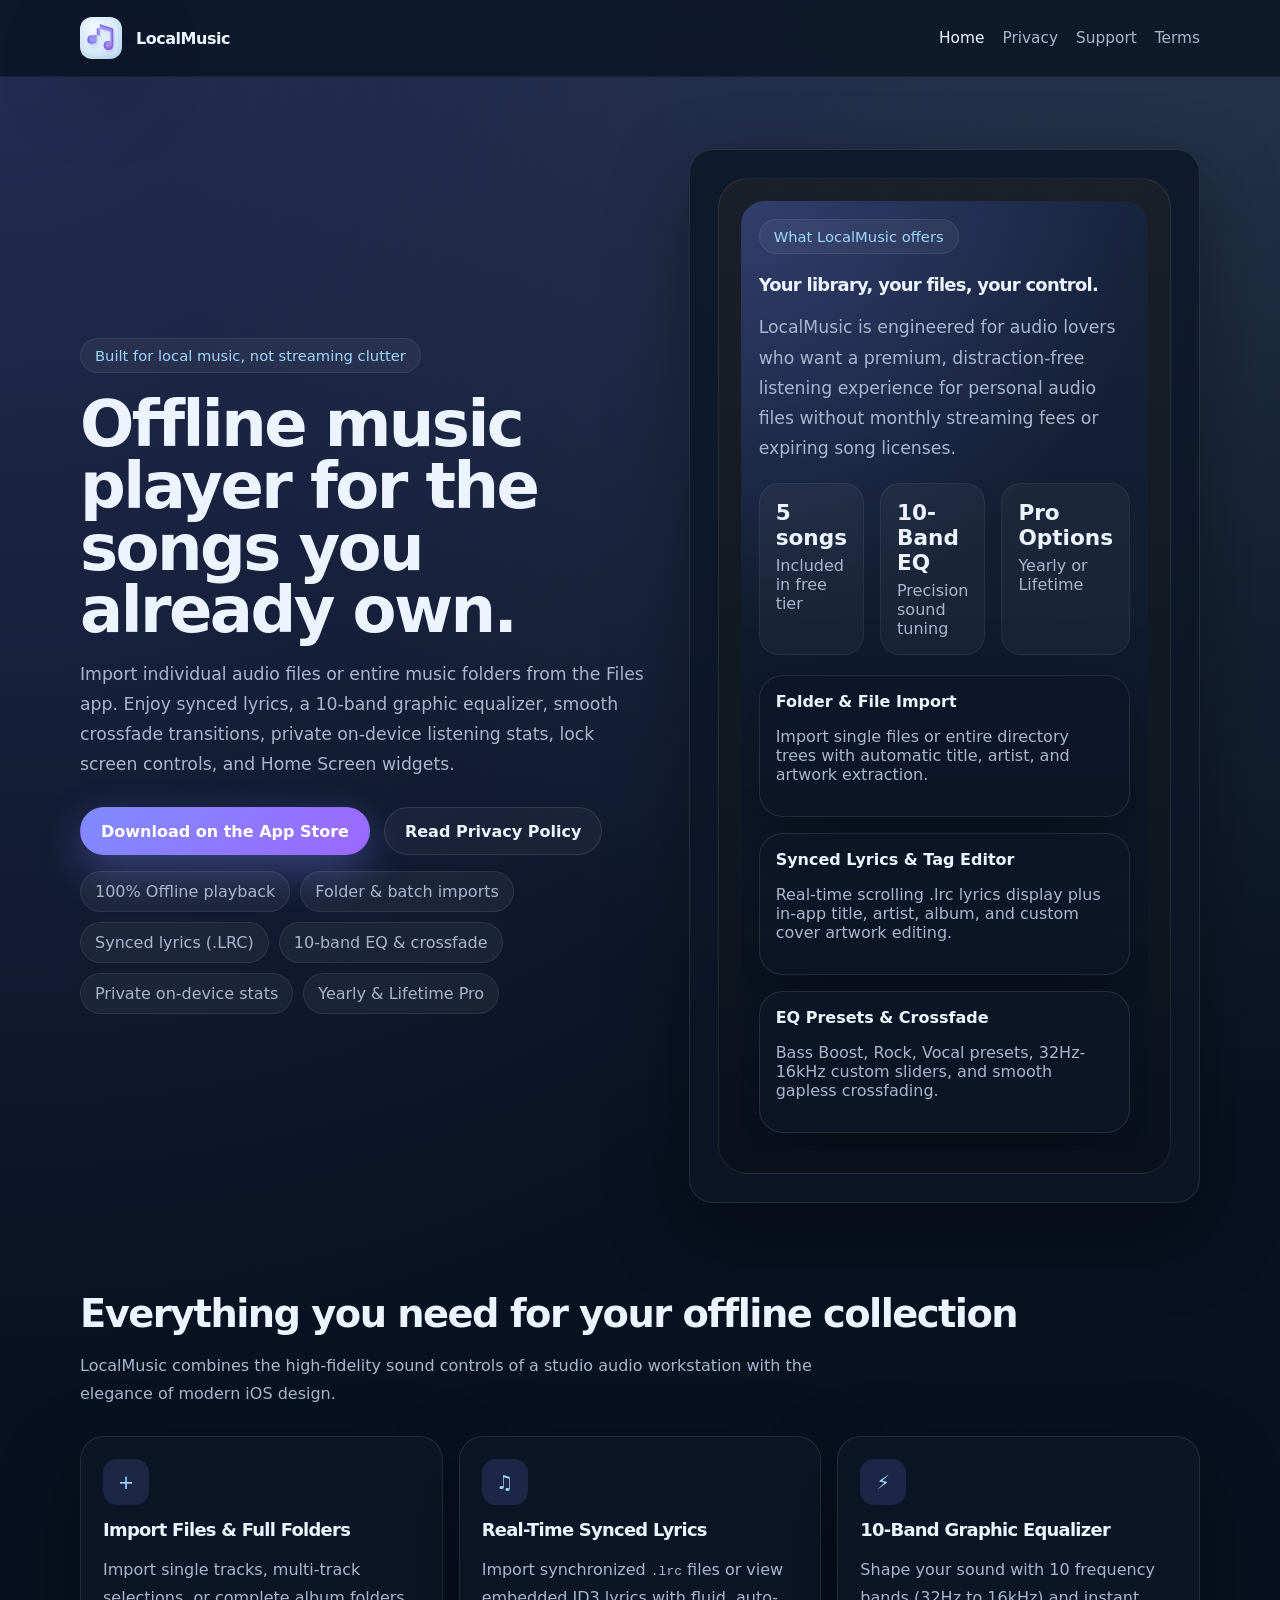
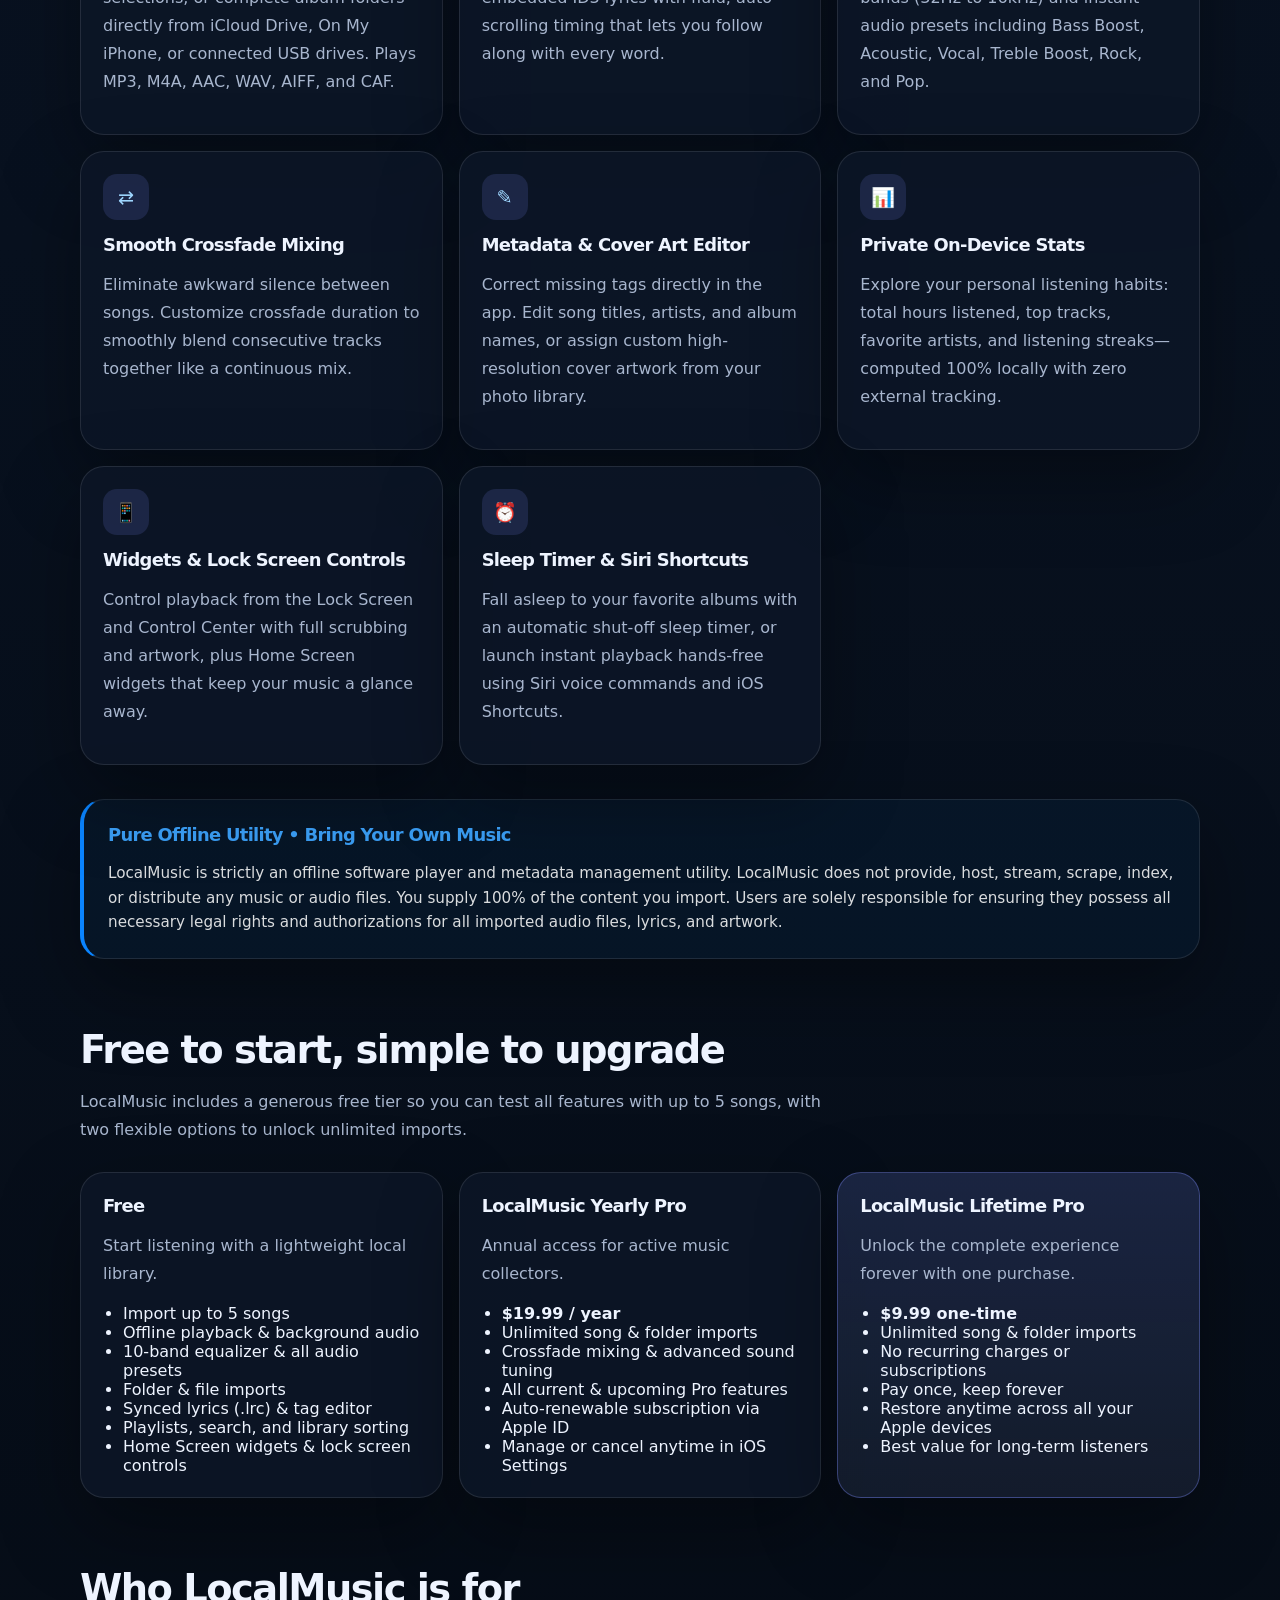
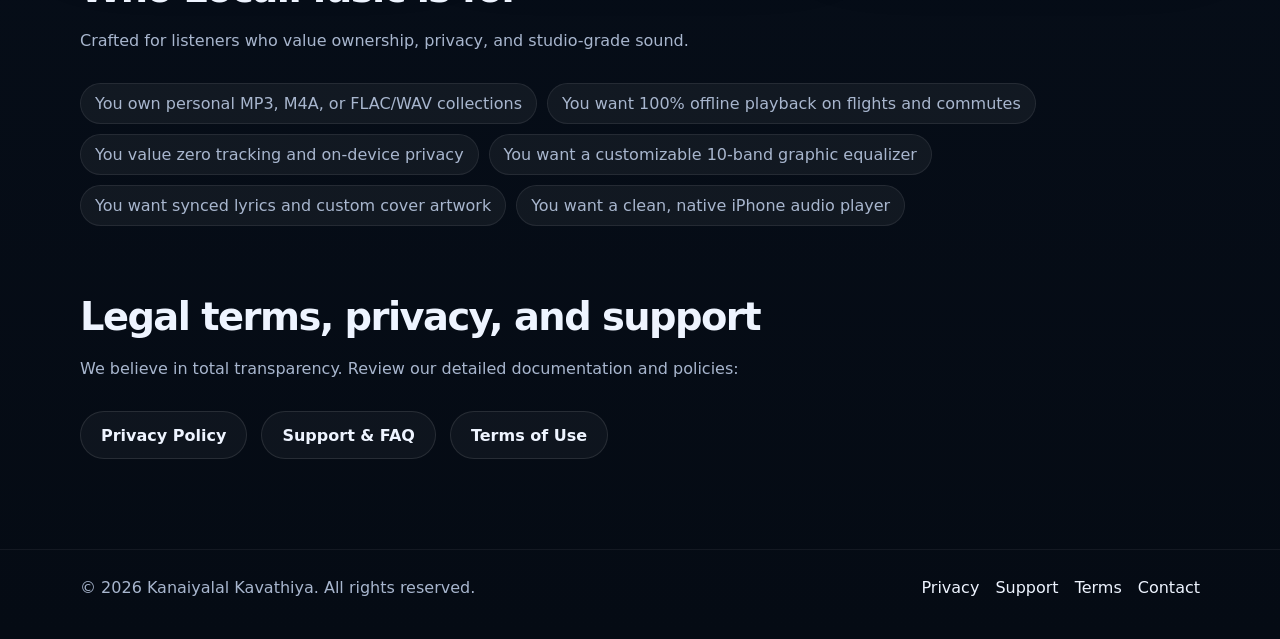
<file: index.html>
<!DOCTYPE html>
<html lang="en">

<head>
  <meta charset="utf-8">
  <meta name="viewport" content="width=device-width, initial-scale=1">
  <title>LocalMusic | Offline music player for the songs you already own</title>
  <meta name="description"
    content="Import entire music folders and audio files, view synced lyrics, tune with a 10-band equalizer and crossfade, and listen offline with widgets, lock screen controls, and private stats.">
  <link rel="stylesheet" href="styles.css">
  <link rel="icon" type="image/svg+xml" href="logo.svg">
</head>

<body>
  <header class="site-header">
    <div class="container">
      <a class="brand" href="index.html">
        <img src="logo.svg" alt="LocalMusic logo">
        <span>LocalMusic</span>
      </a>
      <nav class="nav" aria-label="Primary">
        <a data-nav href="index.html">Home</a>
        <a data-nav href="privacy.html">Privacy</a>
        <a data-nav href="support.html">Support</a>
        <a data-nav href="terms.html">Terms</a>
      </nav>
    </div>
  </header>

  <main>
    <section class="hero">
      <div class="container hero-grid">
        <div>
          <div class="eyebrow">Built for local music, not streaming clutter</div>
          <h1>Offline music player for the songs you already own.</h1>
          <p class="lead">
            Import individual audio files or entire music folders from the Files app. Enjoy synced lyrics, a 10-band graphic equalizer, smooth crossfade transitions, private on-device listening stats, lock screen controls, and Home Screen widgets.
          </p>
          <div class="hero-actions">
            <a class="button primary" href="#">Download on the App Store</a>
            <a class="button secondary" href="privacy.html">Read Privacy Policy</a>
          </div>
          <div class="pill-list">
            <span class="pill">100% Offline playback</span>
            <span class="pill">Folder &amp; batch imports</span>
            <span class="pill">Synced lyrics (.LRC)</span>
            <span class="pill">10-band EQ &amp; crossfade</span>
            <span class="pill">Private on-device stats</span>
            <span class="pill">Yearly &amp; Lifetime Pro</span>
          </div>
        </div>

        <div class="hero-card">
          <div class="phone-frame">
            <div class="screen">
              <div class="eyebrow">What LocalMusic offers</div>
              <h3>Your library, your files, your control.</h3>
              <p class="lead">
                LocalMusic is engineered for audio lovers who want a premium, distraction-free listening experience for personal audio files without monthly streaming fees or expiring song licenses.
              </p>
              <div class="stat-row">
                <div class="stat">
                  <strong>5 songs</strong>
                  <span class="muted">Included in free tier</span>
                </div>
                <div class="stat">
                  <strong>10-Band EQ</strong>
                  <span class="muted">Precision sound tuning</span>
                </div>
                <div class="stat">
                  <strong>Pro Options</strong>
                  <span class="muted">Yearly or Lifetime</span>
                </div>
              </div>
              <div class="mini-list" style="margin-top: 20px;">
                <div class="card" style="padding: 16px;">
                  <strong>Folder &amp; File Import</strong>
                  <p class="muted">Import single files or entire directory trees with automatic title, artist, and artwork extraction.</p>
                </div>
                <div class="card" style="padding: 16px;">
                  <strong>Synced Lyrics &amp; Tag Editor</strong>
                  <p class="muted">Real-time scrolling .lrc lyrics display plus in-app title, artist, album, and custom cover artwork editing.</p>
                </div>
                <div class="card" style="padding: 16px;">
                  <strong>EQ Presets &amp; Crossfade</strong>
                  <p class="muted">Bass Boost, Rock, Vocal presets, 32Hz-16kHz custom sliders, and smooth gapless crossfading.</p>
                </div>
              </div>
            </div>
          </div>
        </div>
      </div>
    </section>

    <section class="section">
      <div class="container">
        <div class="section-header">
          <h2>Everything you need for your offline collection</h2>
          <p>
            LocalMusic combines the high-fidelity sound controls of a studio audio workstation with the elegance of modern iOS design.
          </p>
        </div>

        <div class="feature-grid">
          <article class="feature-card">
            <div class="feature-icon">+</div>
            <h3>Import Files &amp; Full Folders</h3>
            <p>Import single tracks, multi-track selections, or complete album folders directly from iCloud Drive, On My iPhone, or connected USB drives. Plays MP3, M4A, AAC, WAV, AIFF, and CAF.</p>
          </article>

          <article class="feature-card">
            <div class="feature-icon">♫</div>
            <h3>Real-Time Synced Lyrics</h3>
            <p>Import synchronized <code>.lrc</code> files or view embedded ID3 lyrics with fluid, auto-scrolling timing that lets you follow along with every word.</p>
          </article>

          <article class="feature-card">
            <div class="feature-icon">⚡</div>
            <h3>10-Band Graphic Equalizer</h3>
            <p>Shape your sound with 10 frequency bands (32Hz to 16kHz) and instant audio presets including Bass Boost, Acoustic, Vocal, Treble Boost, Rock, and Pop.</p>
          </article>

          <article class="feature-card">
            <div class="feature-icon">⇄</div>
            <h3>Smooth Crossfade Mixing</h3>
            <p>Eliminate awkward silence between songs. Customize crossfade duration to smoothly blend consecutive tracks together like a continuous mix.</p>
          </article>

          <article class="feature-card">
            <div class="feature-icon">✎</div>
            <h3>Metadata &amp; Cover Art Editor</h3>
            <p>Correct missing tags directly in the app. Edit song titles, artists, and album names, or assign custom high-resolution cover artwork from your photo library.</p>
          </article>

          <article class="feature-card">
            <div class="feature-icon">📊</div>
            <h3>Private On-Device Stats</h3>
            <p>Explore your personal listening habits: total hours listened, top tracks, favorite artists, and listening streaks—computed 100% locally with zero external tracking.</p>
          </article>

          <article class="feature-card">
            <div class="feature-icon">📱</div>
            <h3>Widgets &amp; Lock Screen Controls</h3>
            <p>Control playback from the Lock Screen and Control Center with full scrubbing and artwork, plus Home Screen widgets that keep your music a glance away.</p>
          </article>

          <article class="feature-card">
            <div class="feature-icon">⏰</div>
            <h3>Sleep Timer &amp; Siri Shortcuts</h3>
            <p>Fall asleep to your favorite albums with an automatic shut-off sleep timer, or launch instant playback hands-free using Siri voice commands and iOS Shortcuts.</p>
          </article>
        </div>
      </div>
    </section>

    <!-- Clear Utility & Legal Disclosure Banner -->
    <section class="section" style="padding-top: 0;">
      <div class="container">
        <div class="card" style="padding: 24px; border-left: 4px solid #0a84ff; background: rgba(10, 132, 255, 0.05);">
          <h3 style="margin-top: 0; color: #3898ec;">Pure Offline Utility &bull; Bring Your Own Music</h3>
          <p style="margin-bottom: 0; font-size: 0.95rem; line-height: 1.6; color: rgba(255,255,255,0.85);">
            LocalMusic is strictly an offline software player and metadata management utility. LocalMusic does not provide, host, stream, scrape, index, or distribute any music or audio files. You supply 100% of the content you import. Users are solely responsible for ensuring they possess all necessary legal rights and authorizations for all imported audio files, lyrics, and artwork.
          </p>
        </div>
      </div>
    </section>

    <section class="section">
      <div class="container">
        <div class="section-header">
          <h2>Free to start, simple to upgrade</h2>
          <p>
            LocalMusic includes a generous free tier so you can test all features with up to 5 songs, with two flexible options to unlock unlimited imports.
          </p>
        </div>

        <div class="pricing-grid">
          <article class="plan-card">
            <h3>Free</h3>
            <p>Start listening with a lightweight local library.</p>
            <ul>
              <li>Import up to 5 songs</li>
              <li>Offline playback &amp; background audio</li>
              <li>10-band equalizer &amp; all audio presets</li>
              <li>Folder &amp; file imports</li>
              <li>Synced lyrics (.lrc) &amp; tag editor</li>
              <li>Playlists, search, and library sorting</li>
              <li>Home Screen widgets &amp; lock screen controls</li>
            </ul>
          </article>
          <article class="plan-card">
            <h3>LocalMusic Yearly Pro</h3>
            <p>Annual access for active music collectors.</p>
            <ul>
              <li><strong>$19.99 / year</strong></li>
              <li>Unlimited song &amp; folder imports</li>
              <li>Crossfade mixing &amp; advanced sound tuning</li>
              <li>All current &amp; upcoming Pro features</li>
              <li>Auto-renewable subscription via Apple ID</li>
              <li>Manage or cancel anytime in iOS Settings</li>
            </ul>
          </article>
          <article class="plan-card highlight">
            <h3>LocalMusic Lifetime Pro</h3>
            <p>Unlock the complete experience forever with one purchase.</p>
            <ul>
              <li><strong>$9.99 one-time</strong></li>
              <li>Unlimited song &amp; folder imports</li>
              <li>No recurring charges or subscriptions</li>
              <li>Pay once, keep forever</li>
              <li>Restore anytime across all your Apple devices</li>
              <li>Best value for long-term listeners</li>
            </ul>
          </article>
        </div>
      </div>
    </section>

    <section class="section">
      <div class="container">
        <div class="section-header">
          <h2>Who LocalMusic is for</h2>
          <p>Crafted for listeners who value ownership, privacy, and studio-grade sound.</p>
        </div>
        <div class="pill-list">
          <span class="pill">You own personal MP3, M4A, or FLAC/WAV collections</span>
          <span class="pill">You want 100% offline playback on flights and commutes</span>
          <span class="pill">You value zero tracking and on-device privacy</span>
          <span class="pill">You want a customizable 10-band graphic equalizer</span>
          <span class="pill">You want synced lyrics and custom cover artwork</span>
          <span class="pill">You want a clean, native iPhone audio player</span>
        </div>
      </div>
    </section>

    <section class="section">
      <div class="container">
        <div class="section-header">
          <h2>Legal terms, privacy, and support</h2>
          <p>We believe in total transparency. Review our detailed documentation and policies:</p>
        </div>
        <div class="button-row">
          <a class="button secondary" href="privacy.html">Privacy Policy</a>
          <a class="button secondary" href="support.html">Support &amp; FAQ</a>
          <a class="button secondary" href="terms.html">Terms of Use</a>
        </div>
      </div>
    </section>
  </main>

  <footer class="site-footer">
    <div class="container">
      <p>&copy; <span data-current-year></span> Kanaiyalal Kavathiya. All rights reserved.</p>
      <div class="footer-links">
        <a href="privacy.html">Privacy</a>
        <a href="support.html">Support</a>
        <a href="terms.html">Terms</a>
        <a href="mailto:kanaiyalalkavathiya@gmail.com">Contact</a>
      </div>
    </div>
  </footer>

  <script src="app.js"></script>
</body>

</html>
</file>
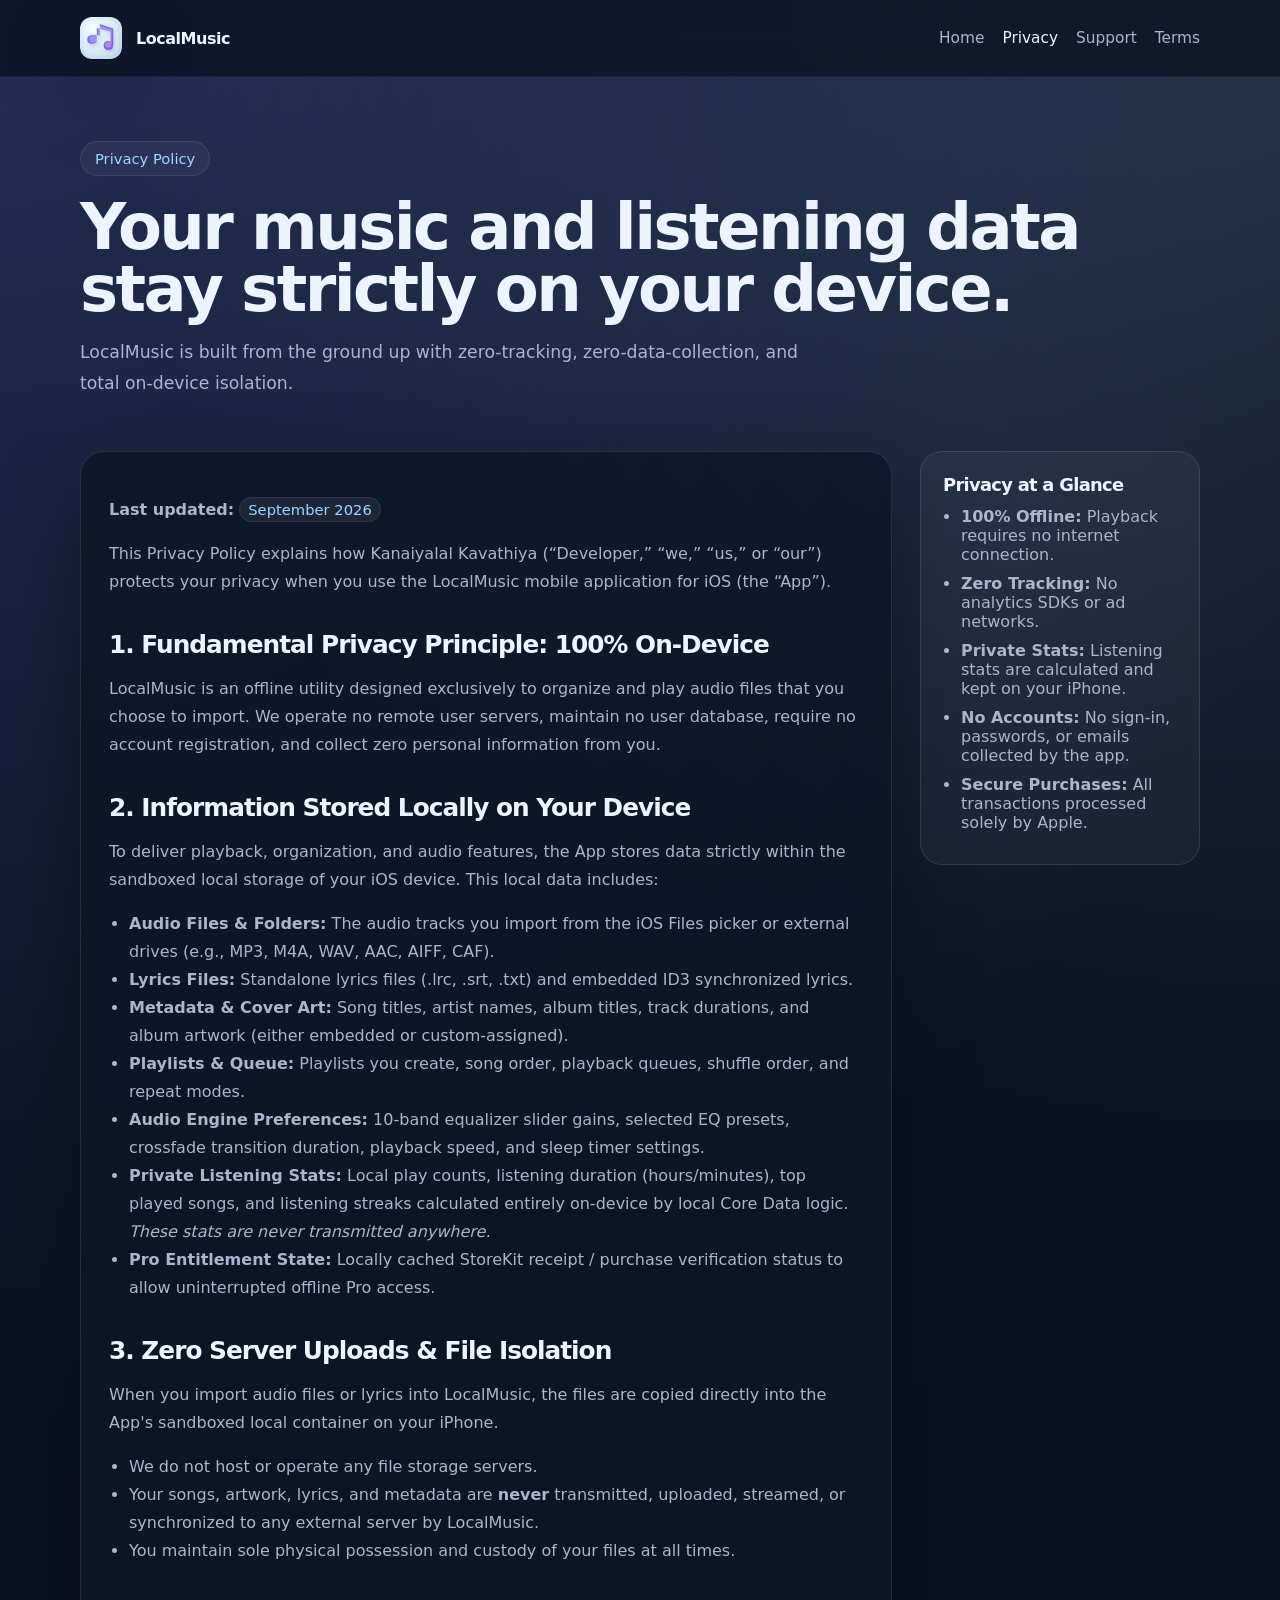
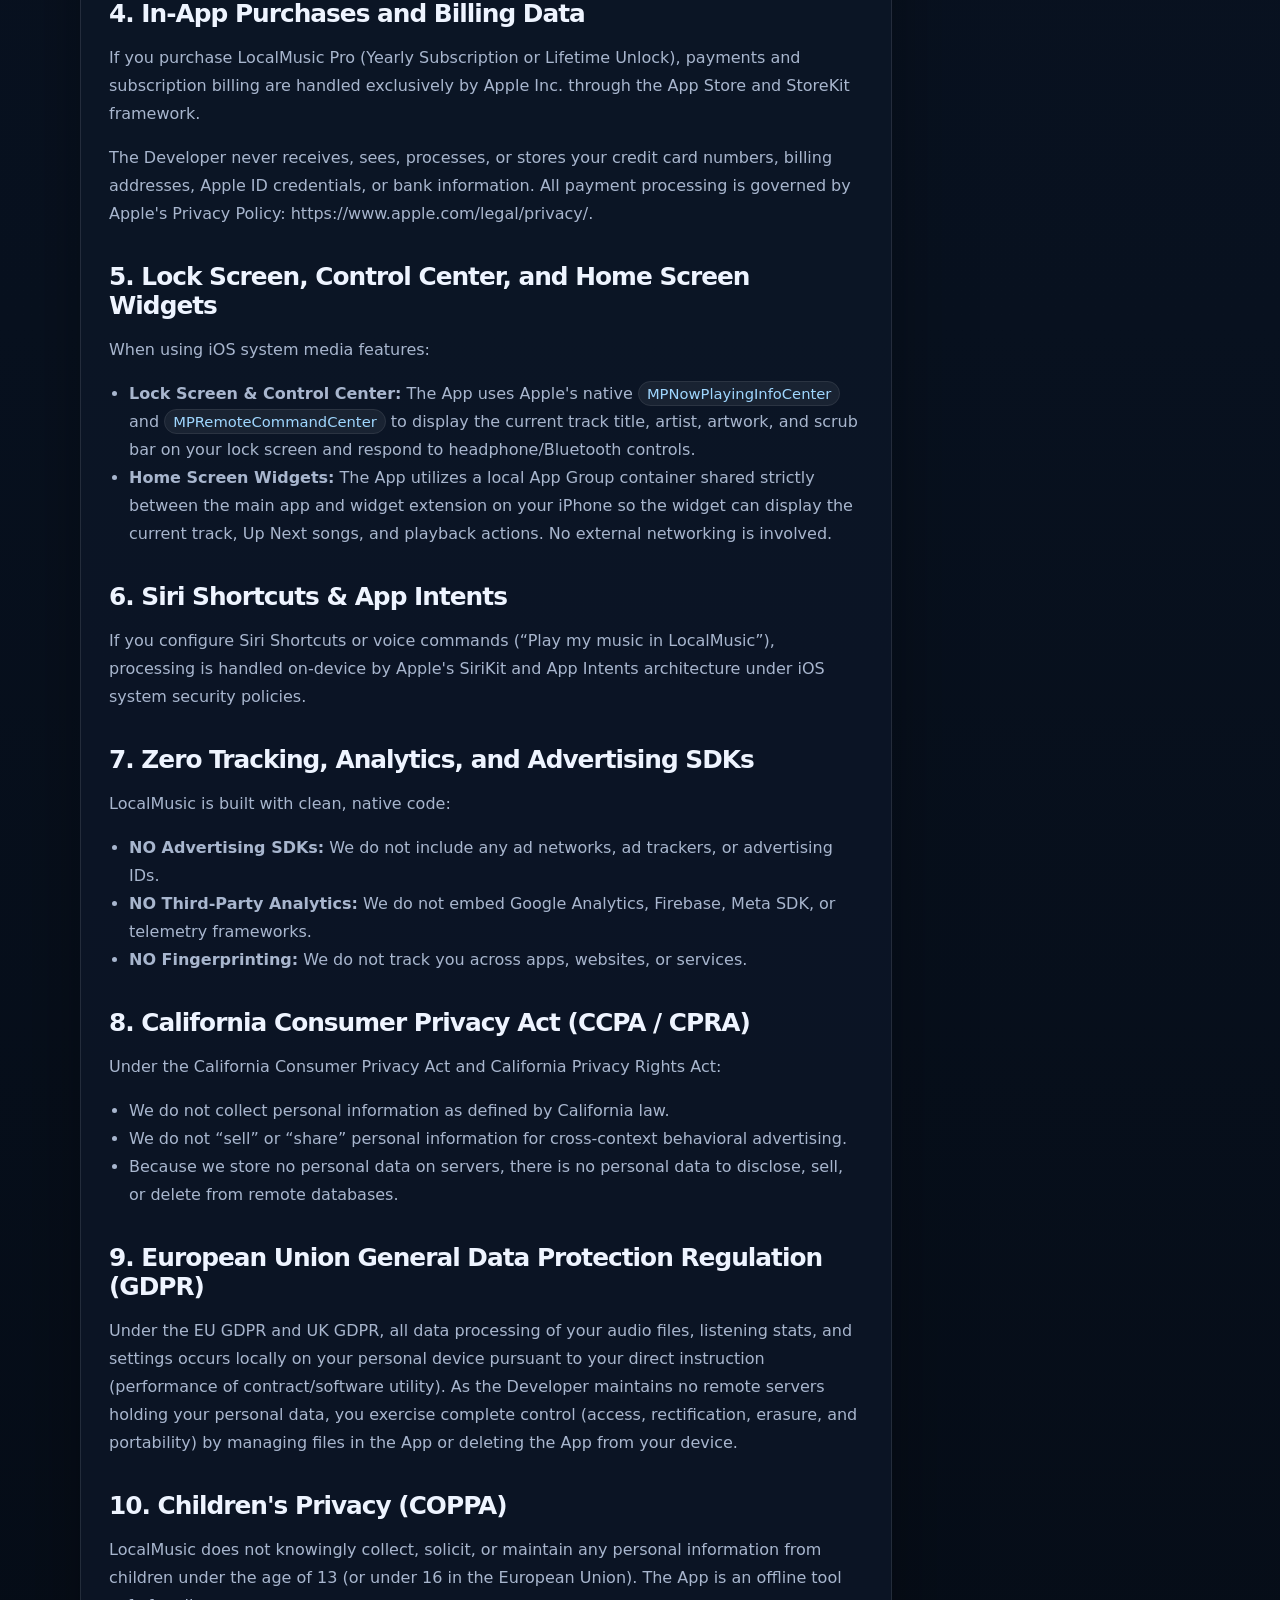
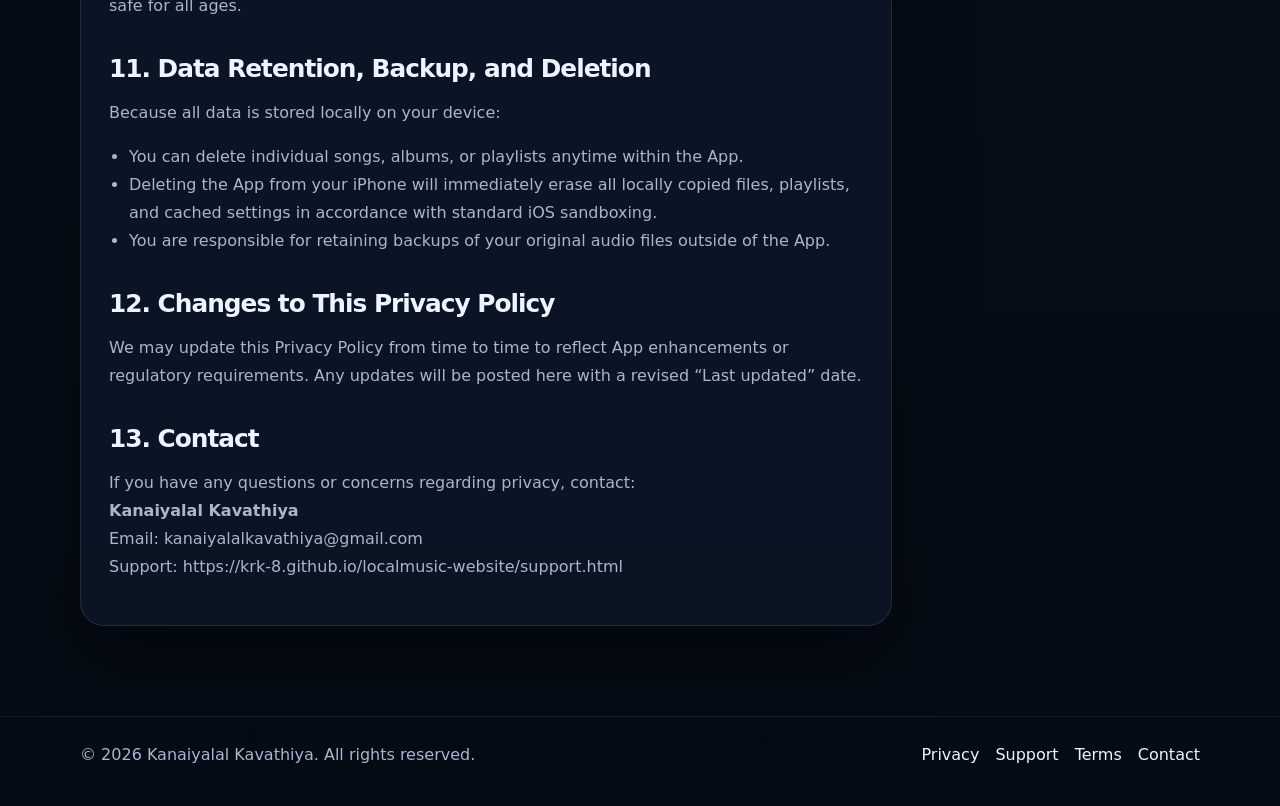
<file: privacy.html>
<!DOCTYPE html>
<html lang="en">
<head>
  <meta charset="utf-8">
  <meta name="viewport" content="width=device-width, initial-scale=1">
  <title>LocalMusic Privacy Policy</title>
  <meta name="description" content="Privacy Policy for LocalMusic, an offline audio player for user-provided files.">
  <link rel="stylesheet" href="styles.css">
  <link rel="icon" type="image/svg+xml" href="logo.svg">
</head>
<body>
  <header class="site-header">
    <div class="container">
      <a class="brand" href="index.html">
        <img src="logo.svg" alt="LocalMusic logo">
        <span>LocalMusic</span>
      </a>
      <nav class="nav" aria-label="Primary">
        <a data-nav href="index.html">Home</a>
        <a data-nav href="privacy.html">Privacy</a>
        <a data-nav href="support.html">Support</a>
        <a data-nav href="terms.html">Terms</a>
      </nav>
    </div>
  </header>

  <main>
    <section class="content-hero">
      <div class="container">
        <div class="eyebrow">Privacy Policy</div>
        <h1>Your music and listening data stay strictly on your device.</h1>
        <p class="lead">
          LocalMusic is built from the ground up with zero-tracking, zero-data-collection, and total on-device isolation.
        </p>
      </div>
    </section>

    <section class="section" style="padding-top: 12px;">
      <div class="container content-layout">
        <article class="content-card">
          <p><strong>Last updated:</strong> <span class="inline-chip">September 2026</span></p>
          <p>This Privacy Policy explains how Kanaiyalal Kavathiya (&ldquo;Developer,&rdquo; &ldquo;we,&rdquo; &ldquo;us,&rdquo; or &ldquo;our&rdquo;) protects your privacy when you use the LocalMusic mobile application for iOS (the &ldquo;App&rdquo;).</p>

          <h2>1. Fundamental Privacy Principle: 100% On-Device</h2>
          <p>LocalMusic is an offline utility designed exclusively to organize and play audio files that you choose to import. We operate no remote user servers, maintain no user database, require no account registration, and collect zero personal information from you.</p>

          <h2>2. Information Stored Locally on Your Device</h2>
          <p>To deliver playback, organization, and audio features, the App stores data strictly within the sandboxed local storage of your iOS device. This local data includes:</p>
          <ul>
            <li><strong>Audio Files &amp; Folders:</strong> The audio tracks you import from the iOS Files picker or external drives (e.g., MP3, M4A, WAV, AAC, AIFF, CAF).</li>
            <li><strong>Lyrics Files:</strong> Standalone lyrics files (.lrc, .srt, .txt) and embedded ID3 synchronized lyrics.</li>
            <li><strong>Metadata &amp; Cover Art:</strong> Song titles, artist names, album titles, track durations, and album artwork (either embedded or custom-assigned).</li>
            <li><strong>Playlists &amp; Queue:</strong> Playlists you create, song order, playback queues, shuffle order, and repeat modes.</li>
            <li><strong>Audio Engine Preferences:</strong> 10-band equalizer slider gains, selected EQ presets, crossfade transition duration, playback speed, and sleep timer settings.</li>
            <li><strong>Private Listening Stats:</strong> Local play counts, listening duration (hours/minutes), top played songs, and listening streaks calculated entirely on-device by local Core Data logic. <em>These stats are never transmitted anywhere.</em></li>
            <li><strong>Pro Entitlement State:</strong> Locally cached StoreKit receipt / purchase verification status to allow uninterrupted offline Pro access.</li>
          </ul>

          <h2>3. Zero Server Uploads &amp; File Isolation</h2>
          <p>When you import audio files or lyrics into LocalMusic, the files are copied directly into the App's sandboxed local container on your iPhone.</p>
          <ul>
            <li>We do not host or operate any file storage servers.</li>
            <li>Your songs, artwork, lyrics, and metadata are <strong>never</strong> transmitted, uploaded, streamed, or synchronized to any external server by LocalMusic.</li>
            <li>You maintain sole physical possession and custody of your files at all times.</li>
          </ul>

          <h2>4. In-App Purchases and Billing Data</h2>
          <p>If you purchase LocalMusic Pro (Yearly Subscription or Lifetime Unlock), payments and subscription billing are handled exclusively by Apple Inc. through the App Store and StoreKit framework.</p>
          <p>The Developer never receives, sees, processes, or stores your credit card numbers, billing addresses, Apple ID credentials, or bank information. All payment processing is governed by Apple's Privacy Policy: <a href="https://www.apple.com/legal/privacy/" target="_blank" rel="noopener">https://www.apple.com/legal/privacy/</a>.</p>

          <h2>5. Lock Screen, Control Center, and Home Screen Widgets</h2>
          <p>When using iOS system media features:</p>
          <ul>
            <li><strong>Lock Screen &amp; Control Center:</strong> The App uses Apple's native <code>MPNowPlayingInfoCenter</code> and <code>MPRemoteCommandCenter</code> to display the current track title, artist, artwork, and scrub bar on your lock screen and respond to headphone/Bluetooth controls.</li>
            <li><strong>Home Screen Widgets:</strong> The App utilizes a local App Group container shared strictly between the main app and widget extension on your iPhone so the widget can display the current track, Up Next songs, and playback actions. No external networking is involved.</li>
          </ul>

          <h2>6. Siri Shortcuts &amp; App Intents</h2>
          <p>If you configure Siri Shortcuts or voice commands (&ldquo;Play my music in LocalMusic&rdquo;), processing is handled on-device by Apple's SiriKit and App Intents architecture under iOS system security policies.</p>

          <h2>7. Zero Tracking, Analytics, and Advertising SDKs</h2>
          <p>LocalMusic is built with clean, native code:</p>
          <ul>
            <li><strong>NO Advertising SDKs:</strong> We do not include any ad networks, ad trackers, or advertising IDs.</li>
            <li><strong>NO Third-Party Analytics:</strong> We do not embed Google Analytics, Firebase, Meta SDK, or telemetry frameworks.</li>
            <li><strong>NO Fingerprinting:</strong> We do not track you across apps, websites, or services.</li>
          </ul>

          <h2>8. California Consumer Privacy Act (CCPA / CPRA)</h2>
          <p>Under the California Consumer Privacy Act and California Privacy Rights Act:</p>
          <ul>
            <li>We do not collect personal information as defined by California law.</li>
            <li>We do not &ldquo;sell&rdquo; or &ldquo;share&rdquo; personal information for cross-context behavioral advertising.</li>
            <li>Because we store no personal data on servers, there is no personal data to disclose, sell, or delete from remote databases.</li>
          </ul>

          <h2>9. European Union General Data Protection Regulation (GDPR)</h2>
          <p>Under the EU GDPR and UK GDPR, all data processing of your audio files, listening stats, and settings occurs locally on your personal device pursuant to your direct instruction (performance of contract/software utility). As the Developer maintains no remote servers holding your personal data, you exercise complete control (access, rectification, erasure, and portability) by managing files in the App or deleting the App from your device.</p>

          <h2>10. Children's Privacy (COPPA)</h2>
          <p>LocalMusic does not knowingly collect, solicit, or maintain any personal information from children under the age of 13 (or under 16 in the European Union). The App is an offline tool safe for all ages.</p>

          <h2>11. Data Retention, Backup, and Deletion</h2>
          <p>Because all data is stored locally on your device:</p>
          <ul>
            <li>You can delete individual songs, albums, or playlists anytime within the App.</li>
            <li>Deleting the App from your iPhone will immediately erase all locally copied files, playlists, and cached settings in accordance with standard iOS sandboxing.</li>
            <li>You are responsible for retaining backups of your original audio files outside of the App.</li>
          </ul>

          <h2>12. Changes to This Privacy Policy</h2>
          <p>We may update this Privacy Policy from time to time to reflect App enhancements or regulatory requirements. Any updates will be posted here with a revised &ldquo;Last updated&rdquo; date.</p>

          <h2>13. Contact</h2>
          <p>If you have any questions or concerns regarding privacy, contact:<br>
          <strong>Kanaiyalal Kavathiya</strong><br>
          Email: <a href="mailto:kanaiyalalkavathiya@gmail.com">kanaiyalalkavathiya@gmail.com</a><br>
          Support: <a href="https://krk-8.github.io/localmusic-website/support.html">https://krk-8.github.io/localmusic-website/support.html</a>
          </p>
        </article>

        <aside class="sidebar-card">
          <h3>Privacy at a Glance</h3>
          <ul>
            <li><strong>100% Offline:</strong> Playback requires no internet connection.</li>
            <li><strong>Zero Tracking:</strong> No analytics SDKs or ad networks.</li>
            <li><strong>Private Stats:</strong> Listening stats are calculated and kept on your iPhone.</li>
            <li><strong>No Accounts:</strong> No sign-in, passwords, or emails collected by the app.</li>
            <li><strong>Secure Purchases:</strong> All transactions processed solely by Apple.</li>
          </ul>
        </aside>
      </div>
    </section>
  </main>

  <footer class="site-footer">
    <div class="container">
      <p>&copy; <span data-current-year></span> Kanaiyalal Kavathiya. All rights reserved.</p>
      <div class="footer-links">
        <a href="privacy.html">Privacy</a>
        <a href="support.html">Support</a>
        <a href="terms.html">Terms</a>
        <a href="mailto:kanaiyalalkavathiya@gmail.com">Contact</a>
      </div>
    </div>
  </footer>

  <script src="app.js"></script>
</body>
</html>
</file>
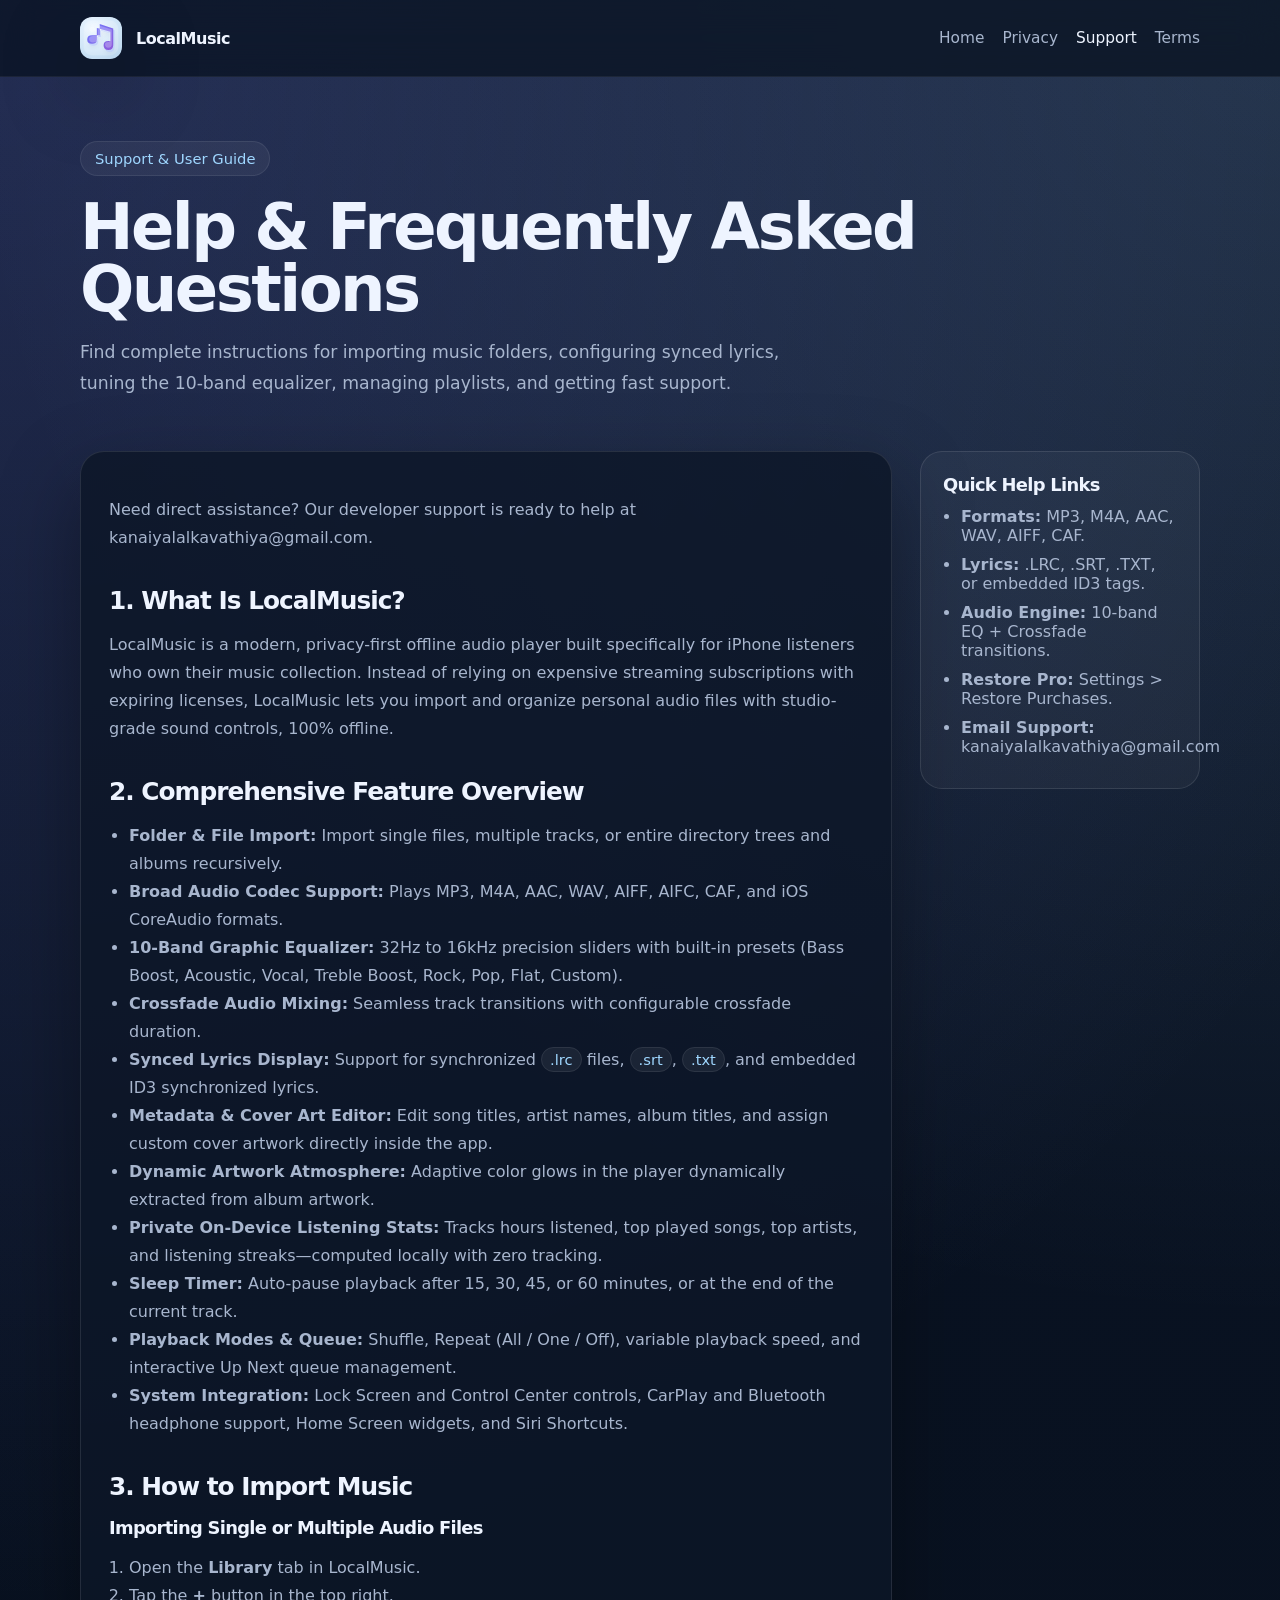
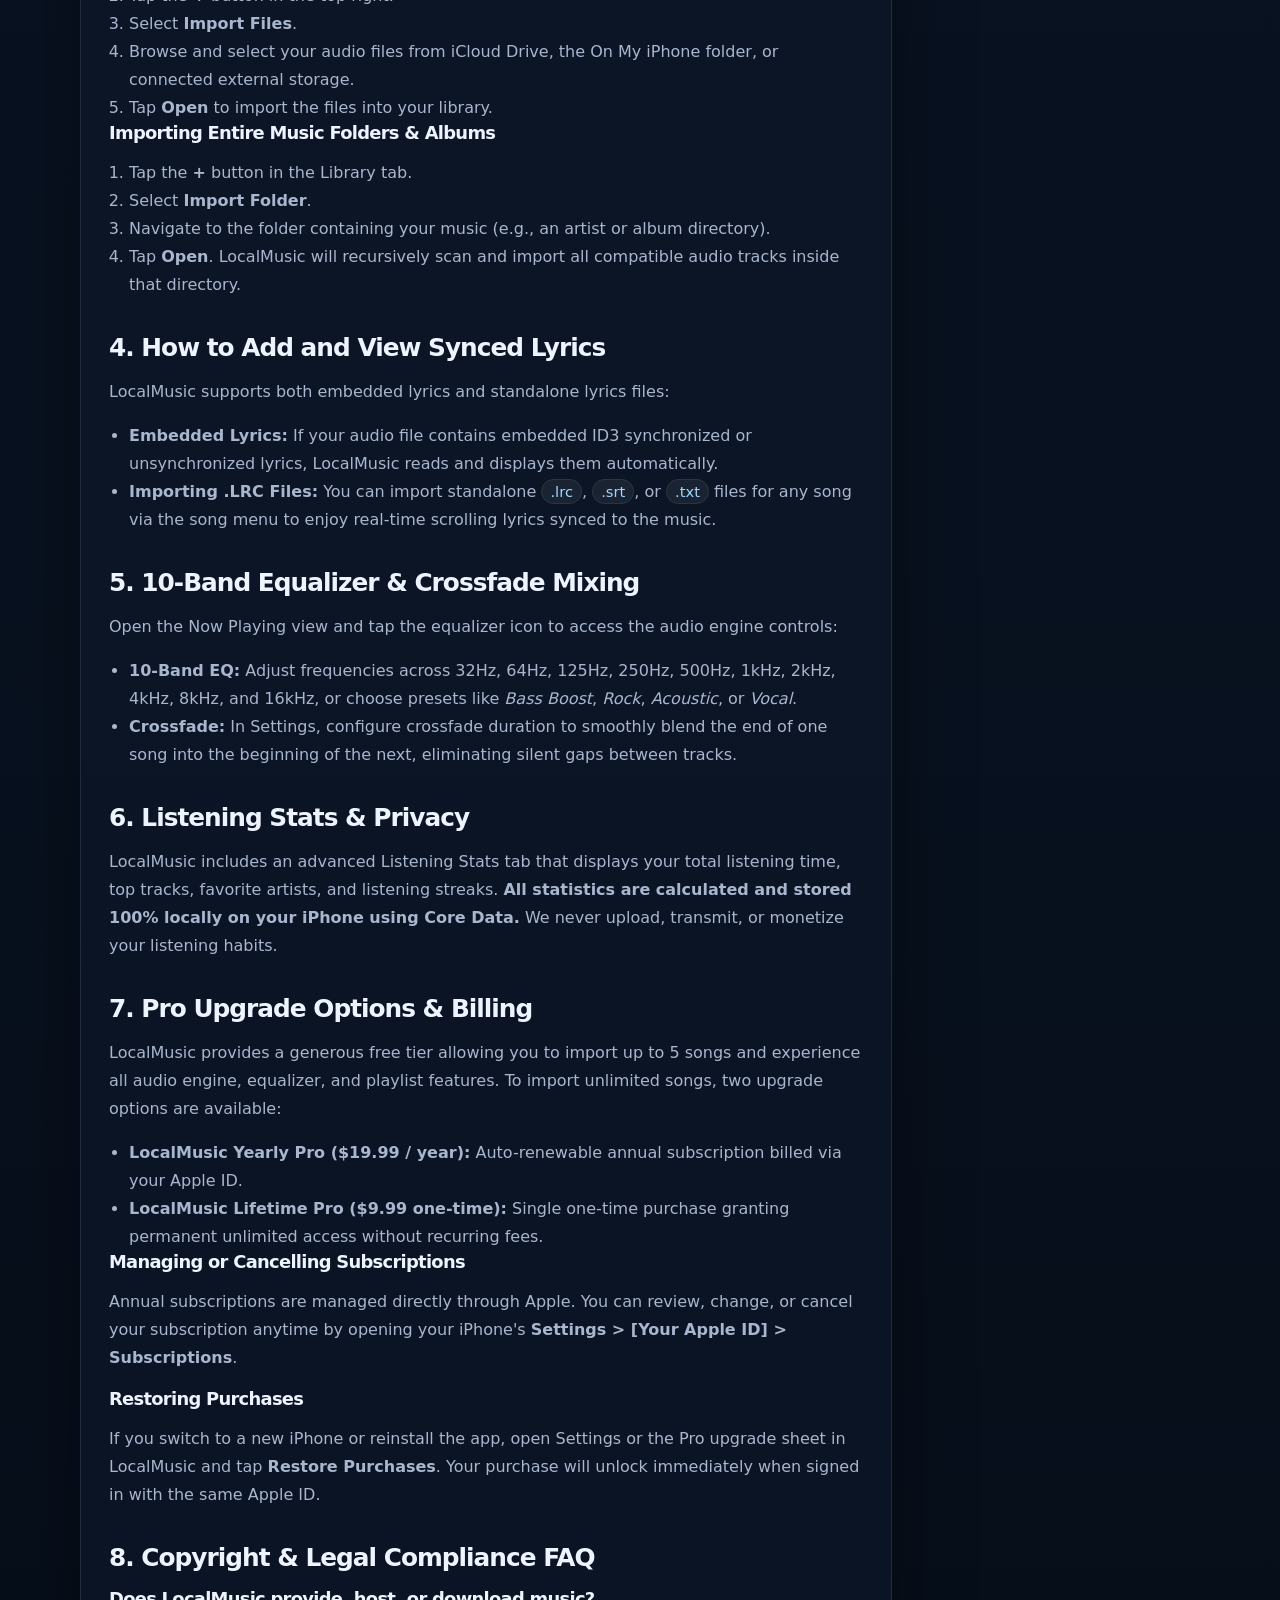
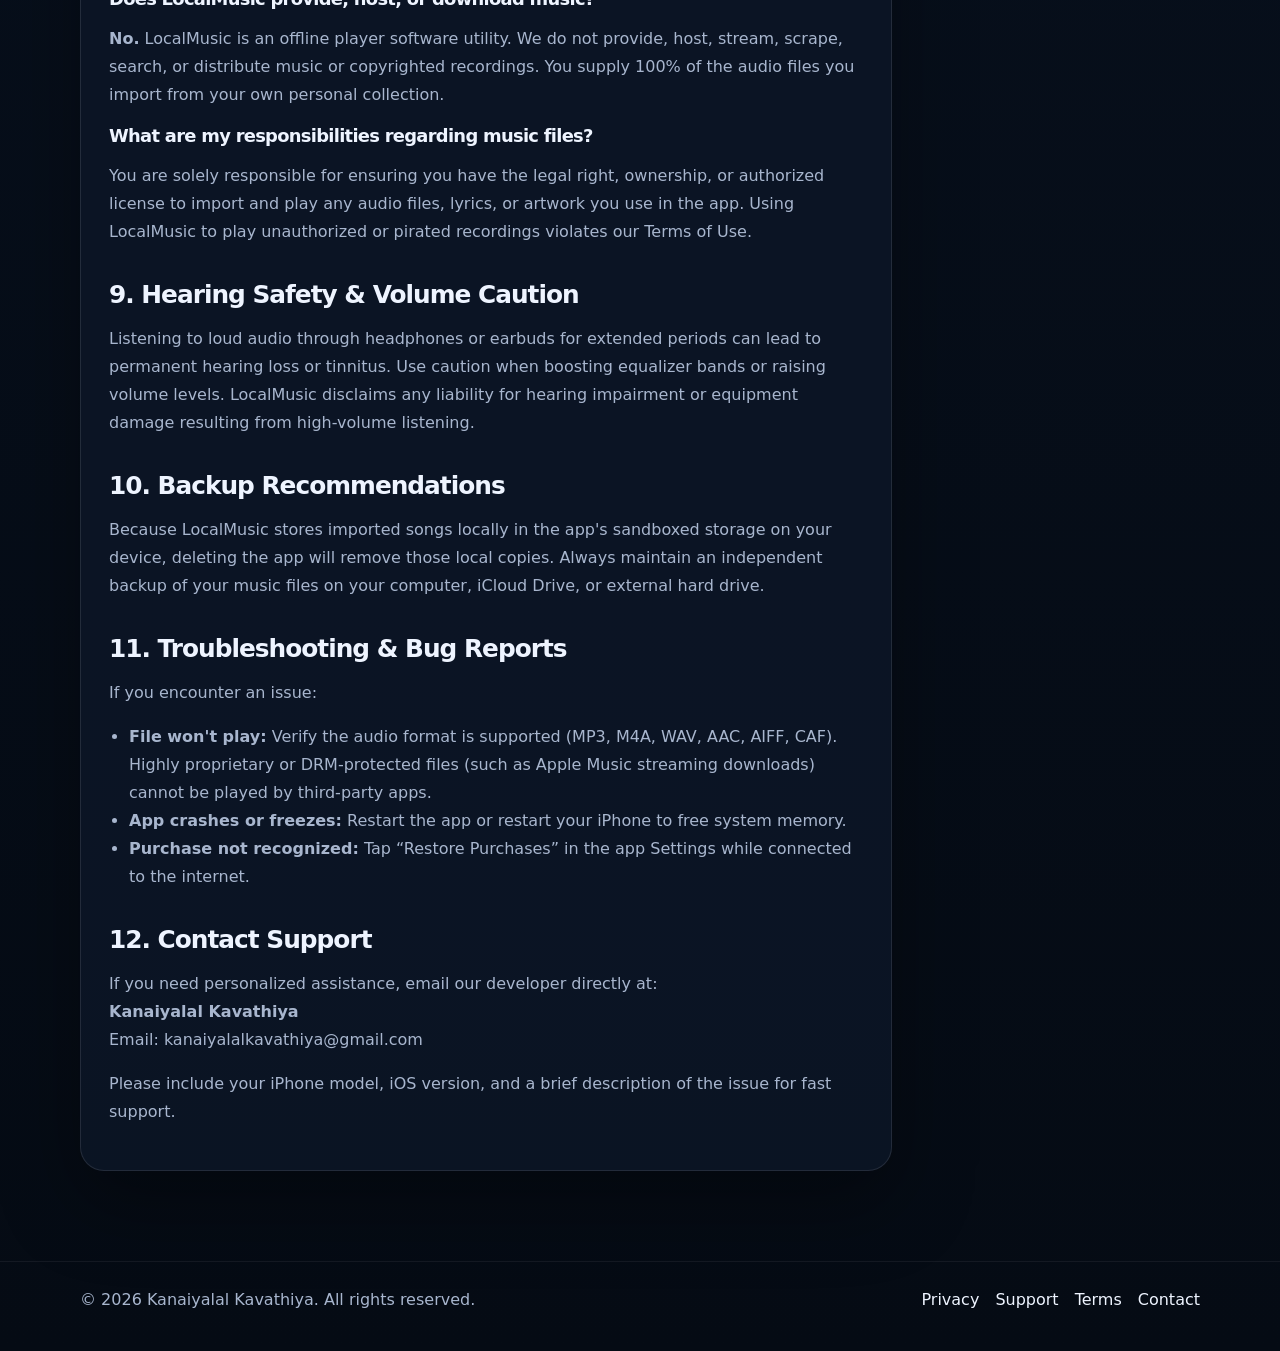
<file: support.html>
<!DOCTYPE html>
<html lang="en">
<head>
  <meta charset="utf-8">
  <meta name="viewport" content="width=device-width, initial-scale=1">
  <title>LocalMusic Support &amp; FAQ</title>
  <meta name="description" content="Official support guide, troubleshooting, and FAQs for LocalMusic offline audio player.">
  <link rel="stylesheet" href="styles.css">
  <link rel="icon" type="image/svg+xml" href="logo.svg">
</head>
<body>
  <header class="site-header">
    <div class="container">
      <a class="brand" href="index.html">
        <img src="logo.svg" alt="LocalMusic logo">
        <span>LocalMusic</span>
      </a>
      <nav class="nav" aria-label="Primary">
        <a data-nav href="index.html">Home</a>
        <a data-nav href="privacy.html">Privacy</a>
        <a data-nav href="support.html">Support</a>
        <a data-nav href="terms.html">Terms</a>
      </nav>
    </div>
  </header>

  <main>
    <section class="content-hero">
      <div class="container">
        <div class="eyebrow">Support &amp; User Guide</div>
        <h1>Help &amp; Frequently Asked Questions</h1>
        <p class="lead">
          Find complete instructions for importing music folders, configuring synced lyrics, tuning the 10-band equalizer, managing playlists, and getting fast support.
        </p>
      </div>
    </section>

    <section class="section" style="padding-top: 12px;">
      <div class="container content-layout">
        <article class="content-card">
          <p>Need direct assistance? Our developer support is ready to help at <a href="mailto:kanaiyalalkavathiya@gmail.com">kanaiyalalkavathiya@gmail.com</a>.</p>

          <h2>1. What Is LocalMusic?</h2>
          <p>LocalMusic is a modern, privacy-first offline audio player built specifically for iPhone listeners who own their music collection. Instead of relying on expensive streaming subscriptions with expiring licenses, LocalMusic lets you import and organize personal audio files with studio-grade sound controls, 100% offline.</p>

          <h2>2. Comprehensive Feature Overview</h2>
          <ul>
            <li><strong>Folder &amp; File Import:</strong> Import single files, multiple tracks, or entire directory trees and albums recursively.</li>
            <li><strong>Broad Audio Codec Support:</strong> Plays MP3, M4A, AAC, WAV, AIFF, AIFC, CAF, and iOS CoreAudio formats.</li>
            <li><strong>10-Band Graphic Equalizer:</strong> 32Hz to 16kHz precision sliders with built-in presets (Bass Boost, Acoustic, Vocal, Treble Boost, Rock, Pop, Flat, Custom).</li>
            <li><strong>Crossfade Audio Mixing:</strong> Seamless track transitions with configurable crossfade duration.</li>
            <li><strong>Synced Lyrics Display:</strong> Support for synchronized <code>.lrc</code> files, <code>.srt</code>, <code>.txt</code>, and embedded ID3 synchronized lyrics.</li>
            <li><strong>Metadata &amp; Cover Art Editor:</strong> Edit song titles, artist names, album titles, and assign custom cover artwork directly inside the app.</li>
            <li><strong>Dynamic Artwork Atmosphere:</strong> Adaptive color glows in the player dynamically extracted from album artwork.</li>
            <li><strong>Private On-Device Listening Stats:</strong> Tracks hours listened, top played songs, top artists, and listening streaks—computed locally with zero tracking.</li>
            <li><strong>Sleep Timer:</strong> Auto-pause playback after 15, 30, 45, or 60 minutes, or at the end of the current track.</li>
            <li><strong>Playback Modes &amp; Queue:</strong> Shuffle, Repeat (All / One / Off), variable playback speed, and interactive Up Next queue management.</li>
            <li><strong>System Integration:</strong> Lock Screen and Control Center controls, CarPlay and Bluetooth headphone support, Home Screen widgets, and Siri Shortcuts.</li>
          </ul>

          <h2>3. How to Import Music</h2>
          <h3>Importing Single or Multiple Audio Files</h3>
          <ol>
            <li>Open the <strong>Library</strong> tab in LocalMusic.</li>
            <li>Tap the <strong>+</strong> button in the top right.</li>
            <li>Select <strong>Import Files</strong>.</li>
            <li>Browse and select your audio files from iCloud Drive, the On My iPhone folder, or connected external storage.</li>
            <li>Tap <strong>Open</strong> to import the files into your library.</li>
          </ol>

          <h3>Importing Entire Music Folders &amp; Albums</h3>
          <ol>
            <li>Tap the <strong>+</strong> button in the Library tab.</li>
            <li>Select <strong>Import Folder</strong>.</li>
            <li>Navigate to the folder containing your music (e.g., an artist or album directory).</li>
            <li>Tap <strong>Open</strong>. LocalMusic will recursively scan and import all compatible audio tracks inside that directory.</li>
          </ol>

          <h2>4. How to Add and View Synced Lyrics</h2>
          <p>LocalMusic supports both embedded lyrics and standalone lyrics files:</p>
          <ul>
            <li><strong>Embedded Lyrics:</strong> If your audio file contains embedded ID3 synchronized or unsynchronized lyrics, LocalMusic reads and displays them automatically.</li>
            <li><strong>Importing .LRC Files:</strong> You can import standalone <code>.lrc</code>, <code>.srt</code>, or <code>.txt</code> files for any song via the song menu to enjoy real-time scrolling lyrics synced to the music.</li>
          </ul>

          <h2>5. 10-Band Equalizer &amp; Crossfade Mixing</h2>
          <p>Open the Now Playing view and tap the equalizer icon to access the audio engine controls:</p>
          <ul>
            <li><strong>10-Band EQ:</strong> Adjust frequencies across 32Hz, 64Hz, 125Hz, 250Hz, 500Hz, 1kHz, 2kHz, 4kHz, 8kHz, and 16kHz, or choose presets like <em>Bass Boost</em>, <em>Rock</em>, <em>Acoustic</em>, or <em>Vocal</em>.</li>
            <li><strong>Crossfade:</strong> In Settings, configure crossfade duration to smoothly blend the end of one song into the beginning of the next, eliminating silent gaps between tracks.</li>
          </ul>

          <h2>6. Listening Stats &amp; Privacy</h2>
          <p>LocalMusic includes an advanced Listening Stats tab that displays your total listening time, top tracks, favorite artists, and listening streaks. <strong>All statistics are calculated and stored 100% locally on your iPhone using Core Data.</strong> We never upload, transmit, or monetize your listening habits.</p>

          <h2>7. Pro Upgrade Options &amp; Billing</h2>
          <p>LocalMusic provides a generous free tier allowing you to import up to 5 songs and experience all audio engine, equalizer, and playlist features. To import unlimited songs, two upgrade options are available:</p>
          <ul>
            <li><strong>LocalMusic Yearly Pro ($19.99 / year):</strong> Auto-renewable annual subscription billed via your Apple ID.</li>
            <li><strong>LocalMusic Lifetime Pro ($9.99 one-time):</strong> Single one-time purchase granting permanent unlimited access without recurring fees.</li>
          </ul>

          <h3>Managing or Cancelling Subscriptions</h3>
          <p>Annual subscriptions are managed directly through Apple. You can review, change, or cancel your subscription anytime by opening your iPhone's <strong>Settings &gt; [Your Apple ID] &gt; Subscriptions</strong>.</p>

          <h3>Restoring Purchases</h3>
          <p>If you switch to a new iPhone or reinstall the app, open Settings or the Pro upgrade sheet in LocalMusic and tap <strong>Restore Purchases</strong>. Your purchase will unlock immediately when signed in with the same Apple ID.</p>

          <h2>8. Copyright &amp; Legal Compliance FAQ</h2>
          <h3>Does LocalMusic provide, host, or download music?</h3>
          <p><strong>No.</strong> LocalMusic is an offline player software utility. We do not provide, host, stream, scrape, search, or distribute music or copyrighted recordings. You supply 100% of the audio files you import from your own personal collection.</p>

          <h3>What are my responsibilities regarding music files?</h3>
          <p>You are solely responsible for ensuring you have the legal right, ownership, or authorized license to import and play any audio files, lyrics, or artwork you use in the app. Using LocalMusic to play unauthorized or pirated recordings violates our Terms of Use.</p>

          <h2>9. Hearing Safety &amp; Volume Caution</h2>
          <p>Listening to loud audio through headphones or earbuds for extended periods can lead to permanent hearing loss or tinnitus. Use caution when boosting equalizer bands or raising volume levels. LocalMusic disclaims any liability for hearing impairment or equipment damage resulting from high-volume listening.</p>

          <h2>10. Backup Recommendations</h2>
          <p>Because LocalMusic stores imported songs locally in the app's sandboxed storage on your device, deleting the app will remove those local copies. Always maintain an independent backup of your music files on your computer, iCloud Drive, or external hard drive.</p>

          <h2>11. Troubleshooting &amp; Bug Reports</h2>
          <p>If you encounter an issue:</p>
          <ul>
            <li><strong>File won't play:</strong> Verify the audio format is supported (MP3, M4A, WAV, AAC, AIFF, CAF). Highly proprietary or DRM-protected files (such as Apple Music streaming downloads) cannot be played by third-party apps.</li>
            <li><strong>App crashes or freezes:</strong> Restart the app or restart your iPhone to free system memory.</li>
            <li><strong>Purchase not recognized:</strong> Tap &ldquo;Restore Purchases&rdquo; in the app Settings while connected to the internet.</li>
          </ul>

          <h2>12. Contact Support</h2>
          <p>If you need personalized assistance, email our developer directly at:<br>
          <strong>Kanaiyalal Kavathiya</strong><br>
          Email: <a href="mailto:kanaiyalalkavathiya@gmail.com">kanaiyalalkavathiya@gmail.com</a>
          </p>
          <p>Please include your iPhone model, iOS version, and a brief description of the issue for fast support.</p>
        </article>

        <aside class="sidebar-card">
          <h3>Quick Help Links</h3>
          <ul>
            <li><strong>Formats:</strong> MP3, M4A, AAC, WAV, AIFF, CAF.</li>
            <li><strong>Lyrics:</strong> .LRC, .SRT, .TXT, or embedded ID3 tags.</li>
            <li><strong>Audio Engine:</strong> 10-band EQ + Crossfade transitions.</li>
            <li><strong>Restore Pro:</strong> Settings &gt; Restore Purchases.</li>
            <li><strong>Email Support:</strong> <a href="mailto:kanaiyalalkavathiya@gmail.com">kanaiyalalkavathiya@gmail.com</a></li>
          </ul>
        </aside>
      </div>
    </section>
  </main>

  <footer class="site-footer">
    <div class="container">
      <p>&copy; <span data-current-year></span> Kanaiyalal Kavathiya. All rights reserved.</p>
      <div class="footer-links">
        <a href="privacy.html">Privacy</a>
        <a href="support.html">Support</a>
        <a href="terms.html">Terms</a>
        <a href="mailto:kanaiyalalkavathiya@gmail.com">Contact</a>
      </div>
    </div>
  </footer>

  <script src="app.js"></script>
</body>
</html>
</file>
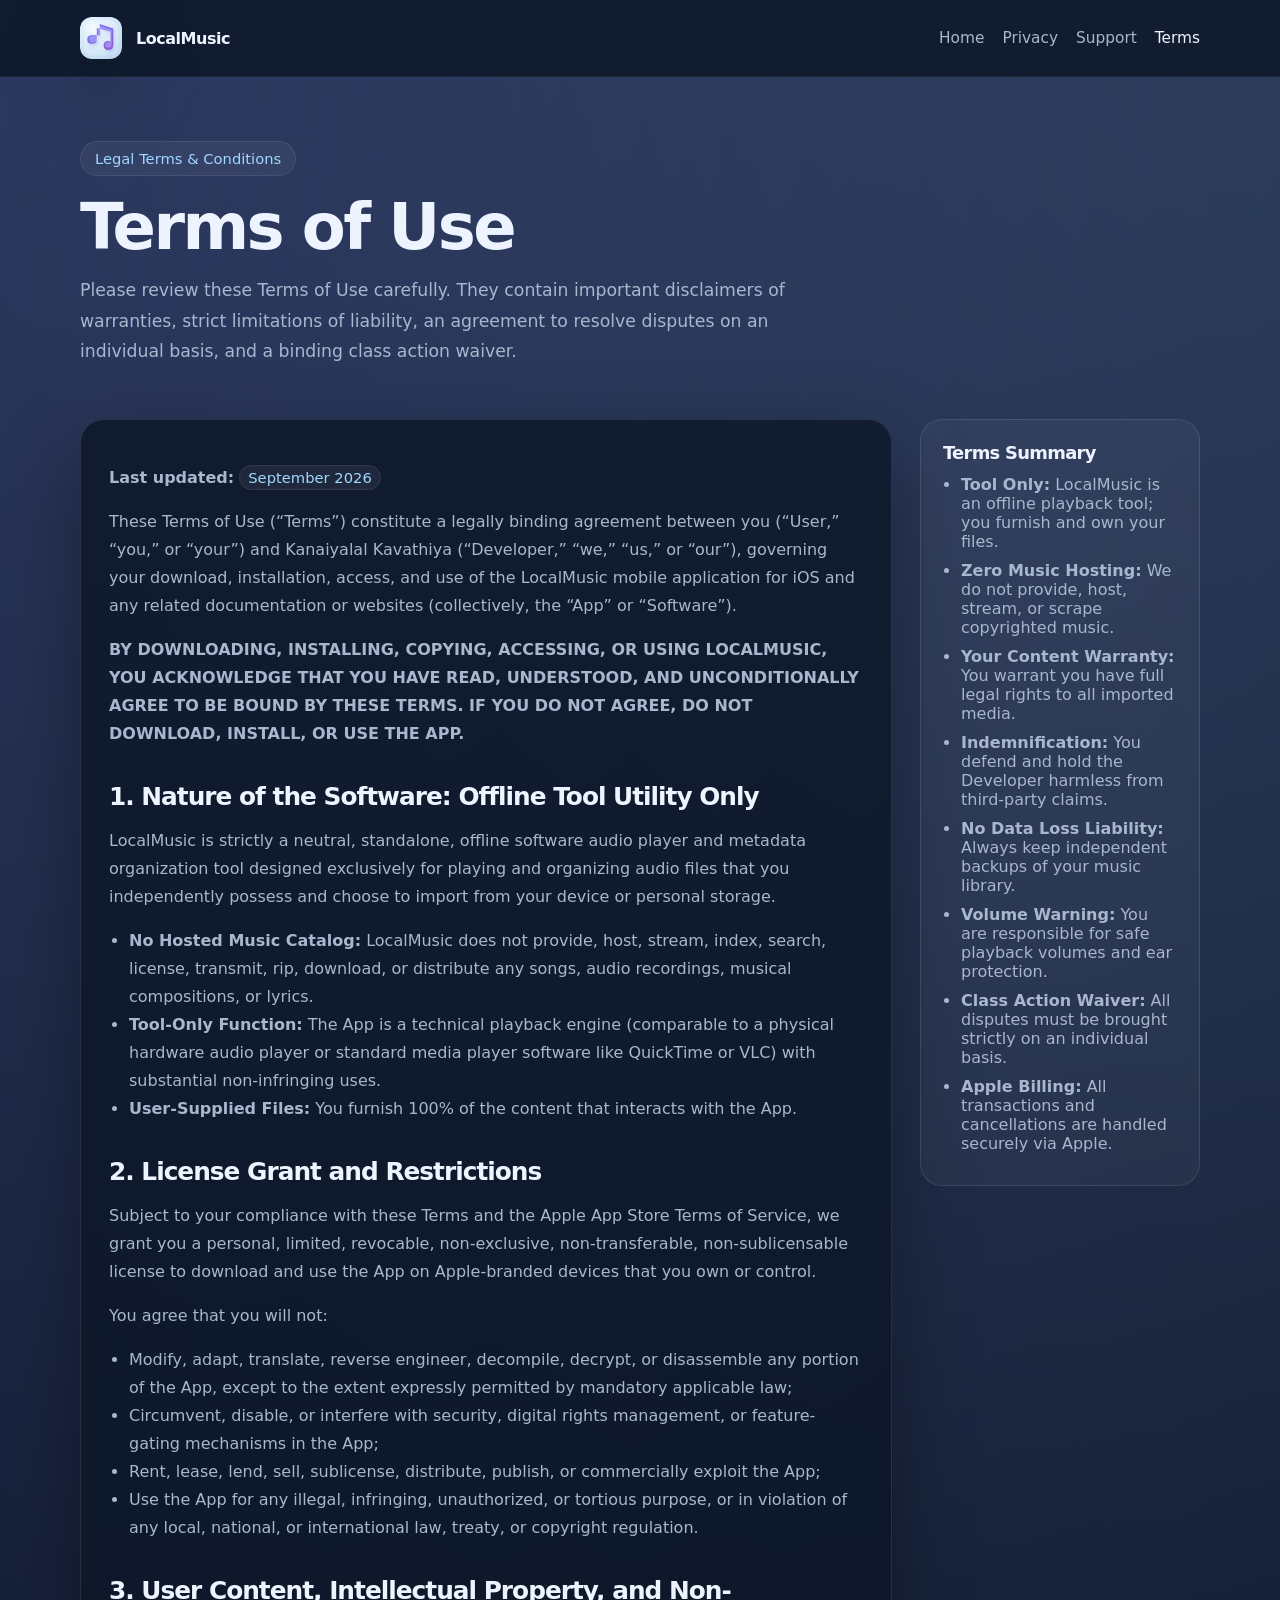
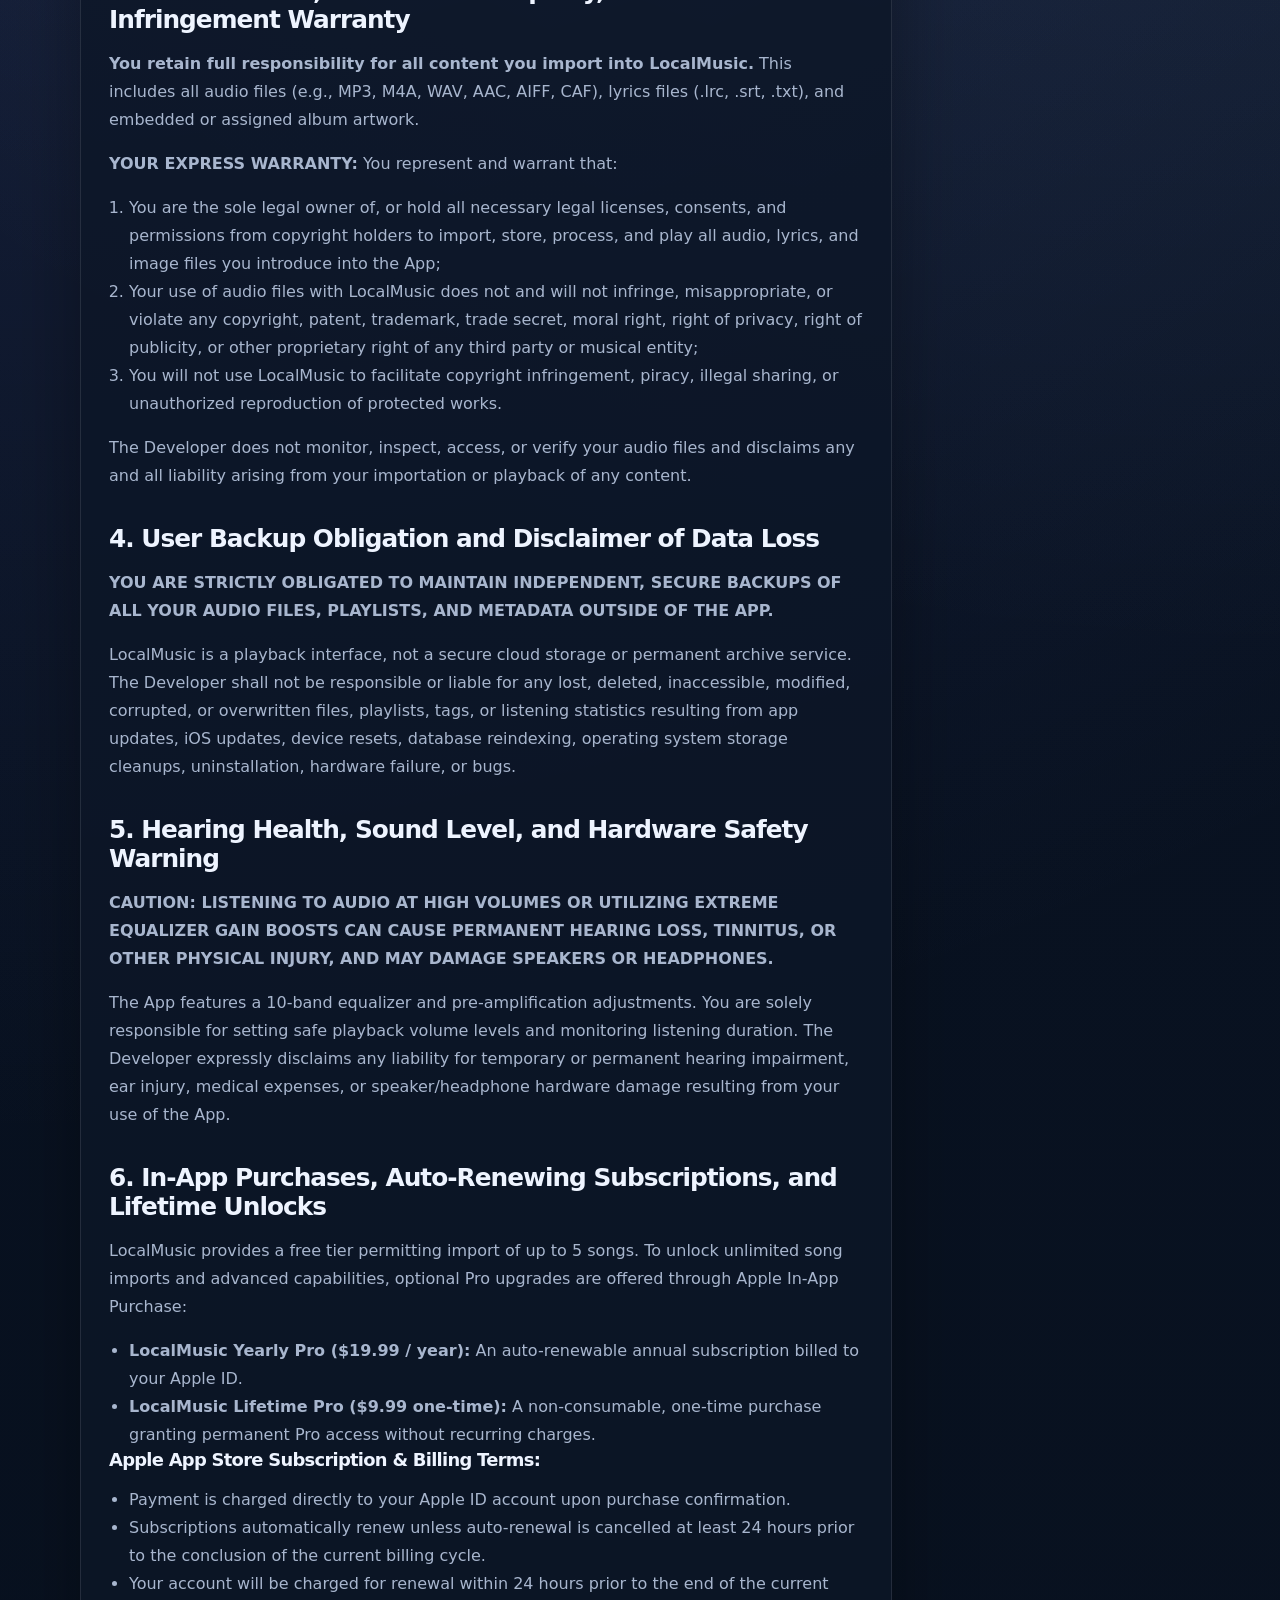
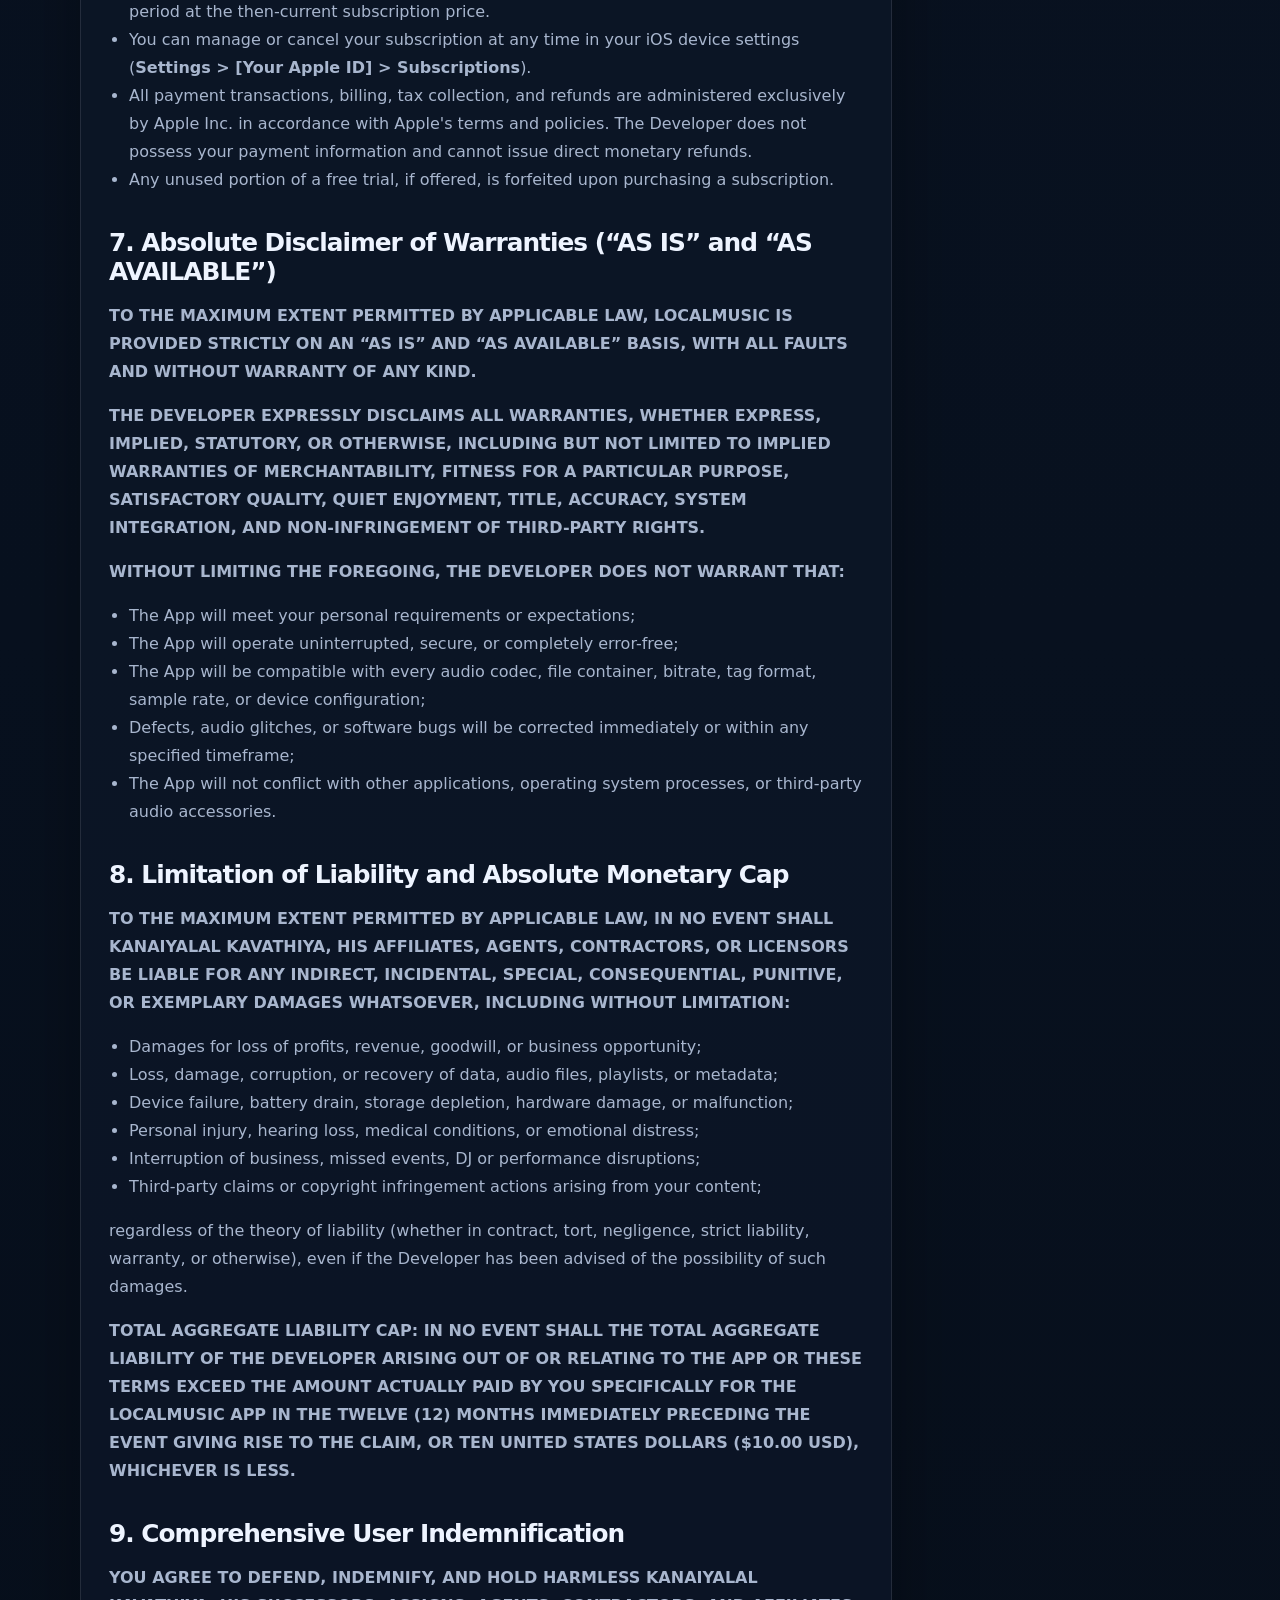
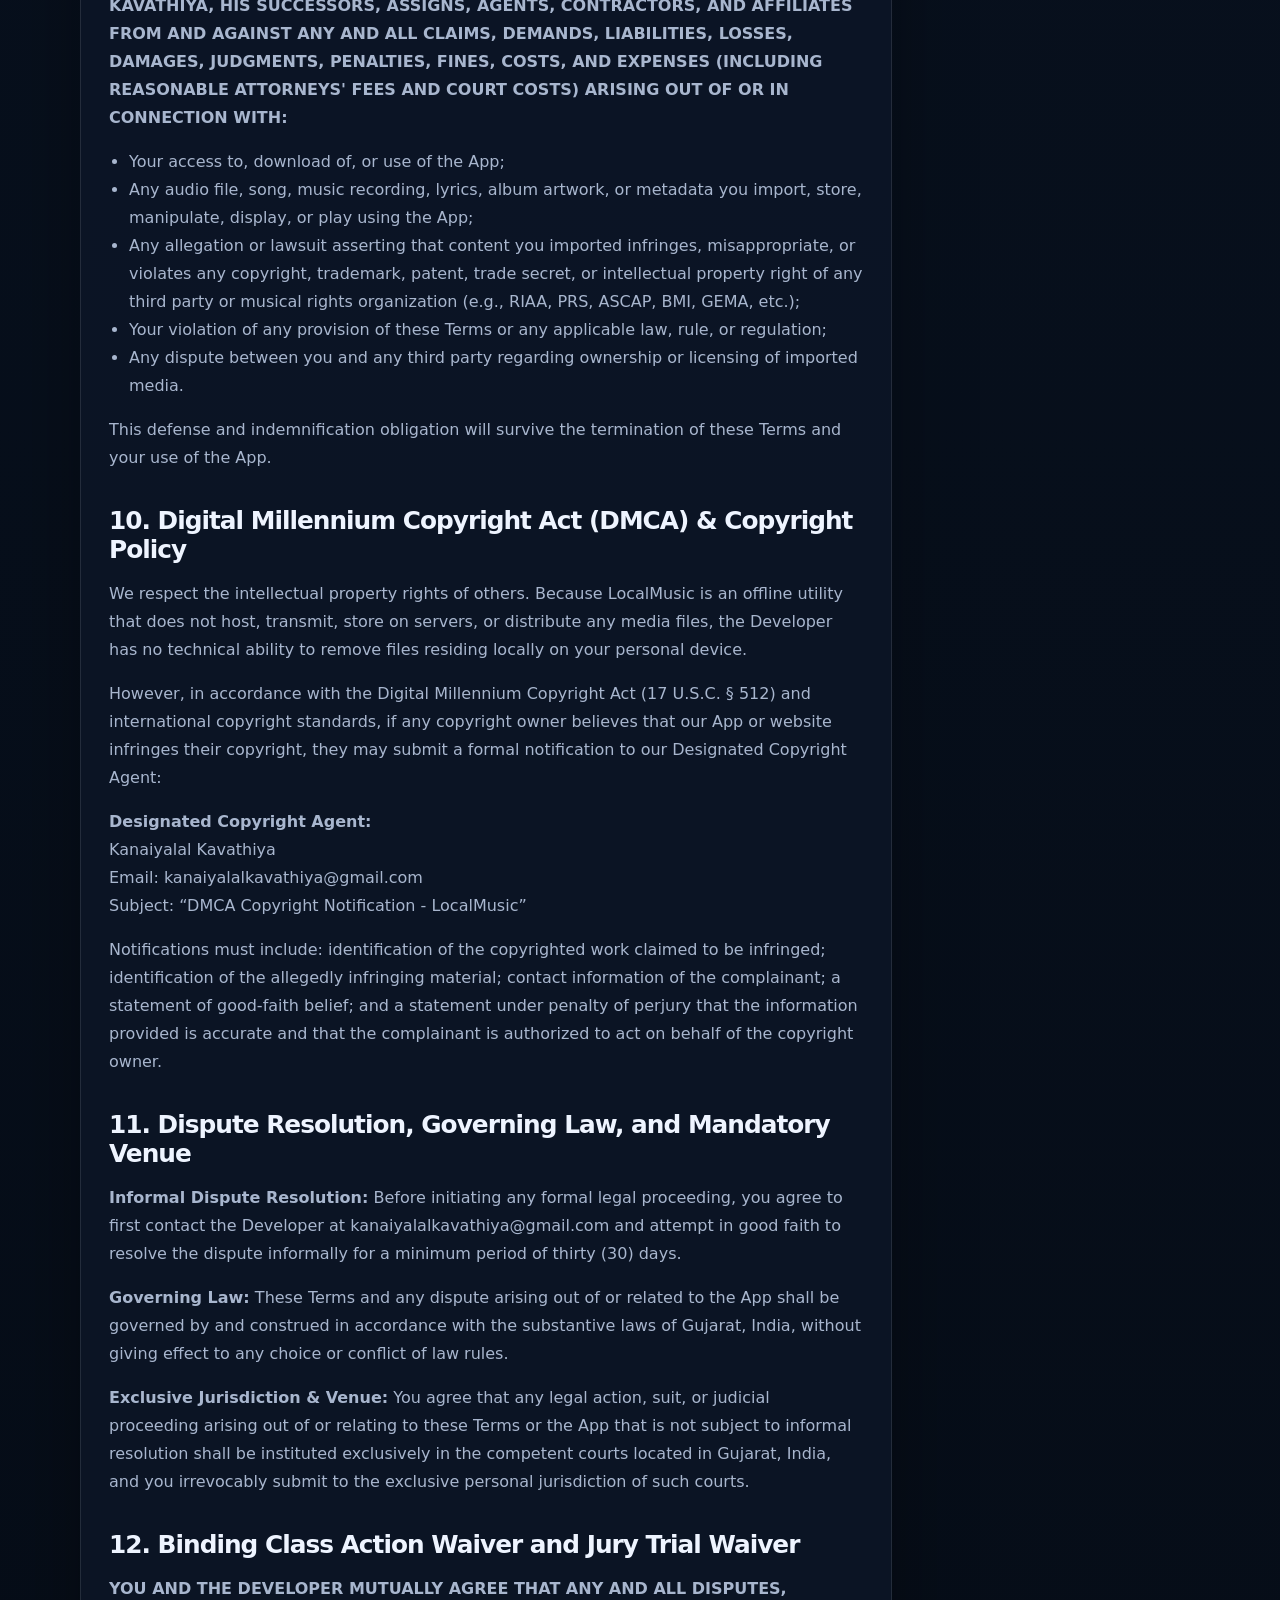
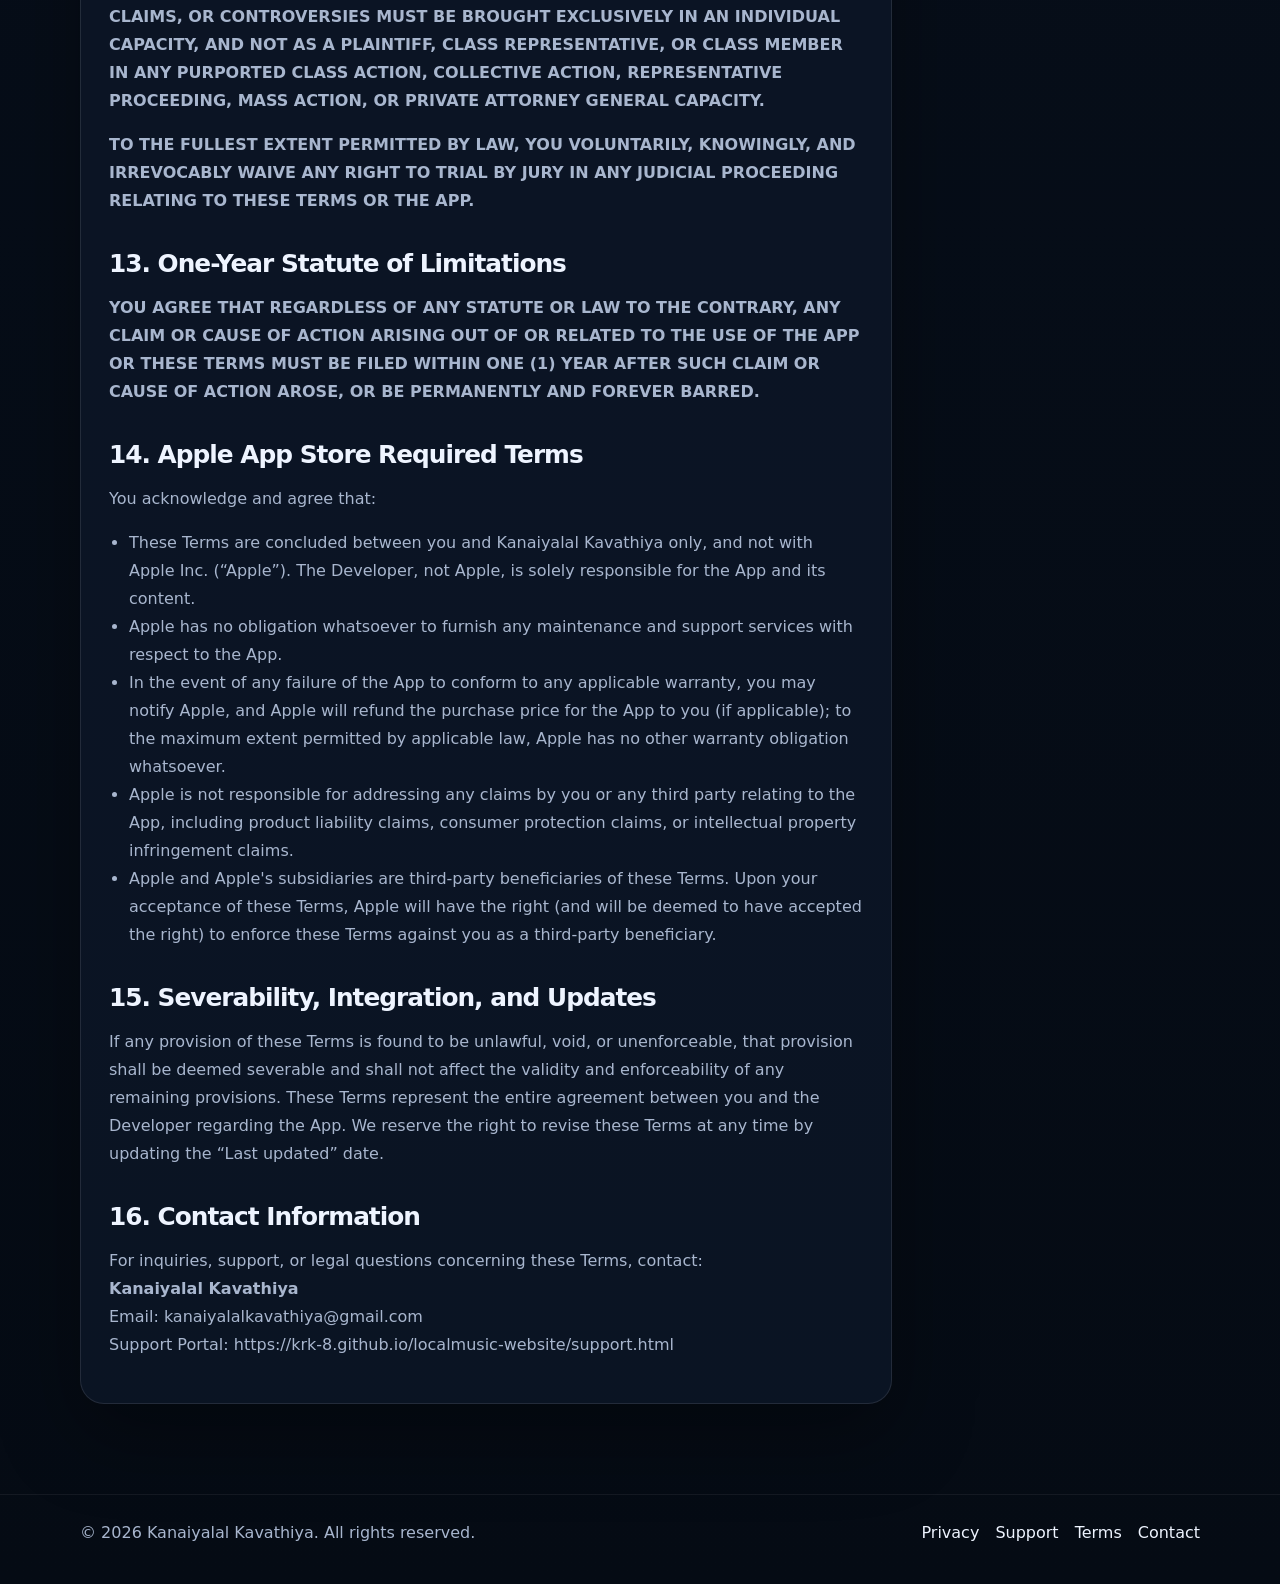
<file: terms.html>
<!DOCTYPE html>
<html lang="en">
<head>
  <meta charset="utf-8">
  <meta name="viewport" content="width=device-width, initial-scale=1">
  <title>LocalMusic Terms of Use</title>
  <meta name="description" content="Terms of Use for LocalMusic - Offline audio player software utility.">
  <link rel="stylesheet" href="styles.css">
  <link rel="icon" type="image/svg+xml" href="logo.svg">
</head>
<body>
  <header class="site-header">
    <div class="container">
      <a class="brand" href="index.html">
        <img src="logo.svg" alt="LocalMusic logo">
        <span>LocalMusic</span>
      </a>
      <nav class="nav" aria-label="Primary">
        <a data-nav href="index.html">Home</a>
        <a data-nav href="privacy.html">Privacy</a>
        <a data-nav href="support.html">Support</a>
        <a data-nav href="terms.html">Terms</a>
      </nav>
    </div>
  </header>

  <main>
    <section class="content-hero">
      <div class="container">
        <div class="eyebrow">Legal Terms & Conditions</div>
        <h1>Terms of Use</h1>
        <p class="lead">
          Please review these Terms of Use carefully. They contain important disclaimers of warranties, strict limitations of liability, an agreement to resolve disputes on an individual basis, and a binding class action waiver.
        </p>
      </div>
    </section>

    <section class="section" style="padding-top: 12px;">
      <div class="container content-layout">
        <article class="content-card">
          <p><strong>Last updated:</strong> <span class="inline-chip">September 2026</span></p>
          <p>These Terms of Use (&ldquo;Terms&rdquo;) constitute a legally binding agreement between you (&ldquo;User,&rdquo; &ldquo;you,&rdquo; or &ldquo;your&rdquo;) and Kanaiyalal Kavathiya (&ldquo;Developer,&rdquo; &ldquo;we,&rdquo; &ldquo;us,&rdquo; or &ldquo;our&rdquo;), governing your download, installation, access, and use of the LocalMusic mobile application for iOS and any related documentation or websites (collectively, the &ldquo;App&rdquo; or &ldquo;Software&rdquo;).</p>
          <p><strong>BY DOWNLOADING, INSTALLING, COPYING, ACCESSING, OR USING LOCALMUSIC, YOU ACKNOWLEDGE THAT YOU HAVE READ, UNDERSTOOD, AND UNCONDITIONALLY AGREE TO BE BOUND BY THESE TERMS. IF YOU DO NOT AGREE, DO NOT DOWNLOAD, INSTALL, OR USE THE APP.</strong></p>

          <h2>1. Nature of the Software: Offline Tool Utility Only</h2>
          <p>LocalMusic is strictly a neutral, standalone, offline software audio player and metadata organization tool designed exclusively for playing and organizing audio files that you independently possess and choose to import from your device or personal storage.</p>
          <ul>
            <li><strong>No Hosted Music Catalog:</strong> LocalMusic does not provide, host, stream, index, search, license, transmit, rip, download, or distribute any songs, audio recordings, musical compositions, or lyrics.</li>
            <li><strong>Tool-Only Function:</strong> The App is a technical playback engine (comparable to a physical hardware audio player or standard media player software like QuickTime or VLC) with substantial non-infringing uses.</li>
            <li><strong>User-Supplied Files:</strong> You furnish 100% of the content that interacts with the App.</li>
          </ul>

          <h2>2. License Grant and Restrictions</h2>
          <p>Subject to your compliance with these Terms and the Apple App Store Terms of Service, we grant you a personal, limited, revocable, non-exclusive, non-transferable, non-sublicensable license to download and use the App on Apple-branded devices that you own or control.</p>
          <p>You agree that you will not:</p>
          <ul>
            <li>Modify, adapt, translate, reverse engineer, decompile, decrypt, or disassemble any portion of the App, except to the extent expressly permitted by mandatory applicable law;</li>
            <li>Circumvent, disable, or interfere with security, digital rights management, or feature-gating mechanisms in the App;</li>
            <li>Rent, lease, lend, sell, sublicense, distribute, publish, or commercially exploit the App;</li>
            <li>Use the App for any illegal, infringing, unauthorized, or tortious purpose, or in violation of any local, national, or international law, treaty, or copyright regulation.</li>
          </ul>

          <h2>3. User Content, Intellectual Property, and Non-Infringement Warranty</h2>
          <p><strong>You retain full responsibility for all content you import into LocalMusic.</strong> This includes all audio files (e.g., MP3, M4A, WAV, AAC, AIFF, CAF), lyrics files (.lrc, .srt, .txt), and embedded or assigned album artwork.</p>
          <p><strong>YOUR EXPRESS WARRANTY:</strong> You represent and warrant that:</p>
          <ol>
            <li>You are the sole legal owner of, or hold all necessary legal licenses, consents, and permissions from copyright holders to import, store, process, and play all audio, lyrics, and image files you introduce into the App;</li>
            <li>Your use of audio files with LocalMusic does not and will not infringe, misappropriate, or violate any copyright, patent, trademark, trade secret, moral right, right of privacy, right of publicity, or other proprietary right of any third party or musical entity;</li>
            <li>You will not use LocalMusic to facilitate copyright infringement, piracy, illegal sharing, or unauthorized reproduction of protected works.</li>
          </ol>
          <p>The Developer does not monitor, inspect, access, or verify your audio files and disclaims any and all liability arising from your importation or playback of any content.</p>

          <h2>4. User Backup Obligation and Disclaimer of Data Loss</h2>
          <p><strong>YOU ARE STRICTLY OBLIGATED TO MAINTAIN INDEPENDENT, SECURE BACKUPS OF ALL YOUR AUDIO FILES, PLAYLISTS, AND METADATA OUTSIDE OF THE APP.</strong></p>
          <p>LocalMusic is a playback interface, not a secure cloud storage or permanent archive service. The Developer shall not be responsible or liable for any lost, deleted, inaccessible, modified, corrupted, or overwritten files, playlists, tags, or listening statistics resulting from app updates, iOS updates, device resets, database reindexing, operating system storage cleanups, uninstallation, hardware failure, or bugs.</p>

          <h2>5. Hearing Health, Sound Level, and Hardware Safety Warning</h2>
          <p><strong>CAUTION: LISTENING TO AUDIO AT HIGH VOLUMES OR UTILIZING EXTREME EQUALIZER GAIN BOOSTS CAN CAUSE PERMANENT HEARING LOSS, TINNITUS, OR OTHER PHYSICAL INJURY, AND MAY DAMAGE SPEAKERS OR HEADPHONES.</strong></p>
          <p>The App features a 10-band equalizer and pre-amplification adjustments. You are solely responsible for setting safe playback volume levels and monitoring listening duration. The Developer expressly disclaims any liability for temporary or permanent hearing impairment, ear injury, medical expenses, or speaker/headphone hardware damage resulting from your use of the App.</p>

          <h2>6. In-App Purchases, Auto-Renewing Subscriptions, and Lifetime Unlocks</h2>
          <p>LocalMusic provides a free tier permitting import of up to 5 songs. To unlock unlimited song imports and advanced capabilities, optional Pro upgrades are offered through Apple In-App Purchase:</p>
          <ul>
            <li><strong>LocalMusic Yearly Pro ($19.99 / year):</strong> An auto-renewable annual subscription billed to your Apple ID.</li>
            <li><strong>LocalMusic Lifetime Pro ($9.99 one-time):</strong> A non-consumable, one-time purchase granting permanent Pro access without recurring charges.</li>
          </ul>
          <h3>Apple App Store Subscription &amp; Billing Terms:</h3>
          <ul>
            <li>Payment is charged directly to your Apple ID account upon purchase confirmation.</li>
            <li>Subscriptions automatically renew unless auto-renewal is cancelled at least 24 hours prior to the conclusion of the current billing cycle.</li>
            <li>Your account will be charged for renewal within 24 hours prior to the end of the current period at the then-current subscription price.</li>
            <li>You can manage or cancel your subscription at any time in your iOS device settings (<strong>Settings &gt; [Your Apple ID] &gt; Subscriptions</strong>).</li>
            <li>All payment transactions, billing, tax collection, and refunds are administered exclusively by Apple Inc. in accordance with Apple's terms and policies. The Developer does not possess your payment information and cannot issue direct monetary refunds.</li>
            <li>Any unused portion of a free trial, if offered, is forfeited upon purchasing a subscription.</li>
          </ul>

          <h2>7. Absolute Disclaimer of Warranties (&ldquo;AS IS&rdquo; and &ldquo;AS AVAILABLE&rdquo;)</h2>
          <p><strong>TO THE MAXIMUM EXTENT PERMITTED BY APPLICABLE LAW, LOCALMUSIC IS PROVIDED STRICTLY ON AN &ldquo;AS IS&rdquo; AND &ldquo;AS AVAILABLE&rdquo; BASIS, WITH ALL FAULTS AND WITHOUT WARRANTY OF ANY KIND.</strong></p>
          <p><strong>THE DEVELOPER EXPRESSLY DISCLAIMS ALL WARRANTIES, WHETHER EXPRESS, IMPLIED, STATUTORY, OR OTHERWISE, INCLUDING BUT NOT LIMITED TO IMPLIED WARRANTIES OF MERCHANTABILITY, FITNESS FOR A PARTICULAR PURPOSE, SATISFACTORY QUALITY, QUIET ENJOYMENT, TITLE, ACCURACY, SYSTEM INTEGRATION, AND NON-INFRINGEMENT OF THIRD-PARTY RIGHTS.</strong></p>
          <p><strong>WITHOUT LIMITING THE FOREGOING, THE DEVELOPER DOES NOT WARRANT THAT:</strong></p>
          <ul>
            <li>The App will meet your personal requirements or expectations;</li>
            <li>The App will operate uninterrupted, secure, or completely error-free;</li>
            <li>The App will be compatible with every audio codec, file container, bitrate, tag format, sample rate, or device configuration;</li>
            <li>Defects, audio glitches, or software bugs will be corrected immediately or within any specified timeframe;</li>
            <li>The App will not conflict with other applications, operating system processes, or third-party audio accessories.</li>
          </ul>

          <h2>8. Limitation of Liability and Absolute Monetary Cap</h2>
          <p><strong>TO THE MAXIMUM EXTENT PERMITTED BY APPLICABLE LAW, IN NO EVENT SHALL KANAIYALAL KAVATHIYA, HIS AFFILIATES, AGENTS, CONTRACTORS, OR LICENSORS BE LIABLE FOR ANY INDIRECT, INCIDENTAL, SPECIAL, CONSEQUENTIAL, PUNITIVE, OR EXEMPLARY DAMAGES WHATSOEVER, INCLUDING WITHOUT LIMITATION:</strong></p>
          <ul>
            <li>Damages for loss of profits, revenue, goodwill, or business opportunity;</li>
            <li>Loss, damage, corruption, or recovery of data, audio files, playlists, or metadata;</li>
            <li>Device failure, battery drain, storage depletion, hardware damage, or malfunction;</li>
            <li>Personal injury, hearing loss, medical conditions, or emotional distress;</li>
            <li>Interruption of business, missed events, DJ or performance disruptions;</li>
            <li>Third-party claims or copyright infringement actions arising from your content;</li>
          </ul>
          <p>regardless of the theory of liability (whether in contract, tort, negligence, strict liability, warranty, or otherwise), even if the Developer has been advised of the possibility of such damages.</p>
          <p><strong>TOTAL AGGREGATE LIABILITY CAP: IN NO EVENT SHALL THE TOTAL AGGREGATE LIABILITY OF THE DEVELOPER ARISING OUT OF OR RELATING TO THE APP OR THESE TERMS EXCEED THE AMOUNT ACTUALLY PAID BY YOU SPECIFICALLY FOR THE LOCALMUSIC APP IN THE TWELVE (12) MONTHS IMMEDIATELY PRECEDING THE EVENT GIVING RISE TO THE CLAIM, OR TEN UNITED STATES DOLLARS ($10.00 USD), WHICHEVER IS LESS.</strong></p>

          <h2>9. Comprehensive User Indemnification</h2>
          <p><strong>YOU AGREE TO DEFEND, INDEMNIFY, AND HOLD HARMLESS KANAIYALAL KAVATHIYA, HIS SUCCESSORS, ASSIGNS, AGENTS, CONTRACTORS, AND AFFILIATES FROM AND AGAINST ANY AND ALL CLAIMS, DEMANDS, LIABILITIES, LOSSES, DAMAGES, JUDGMENTS, PENALTIES, FINES, COSTS, AND EXPENSES (INCLUDING REASONABLE ATTORNEYS' FEES AND COURT COSTS) ARISING OUT OF OR IN CONNECTION WITH:</strong></p>
          <ul>
            <li>Your access to, download of, or use of the App;</li>
            <li>Any audio file, song, music recording, lyrics, album artwork, or metadata you import, store, manipulate, display, or play using the App;</li>
            <li>Any allegation or lawsuit asserting that content you imported infringes, misappropriate, or violates any copyright, trademark, patent, trade secret, or intellectual property right of any third party or musical rights organization (e.g., RIAA, PRS, ASCAP, BMI, GEMA, etc.);</li>
            <li>Your violation of any provision of these Terms or any applicable law, rule, or regulation;</li>
            <li>Any dispute between you and any third party regarding ownership or licensing of imported media.</li>
          </ul>
          <p>This defense and indemnification obligation will survive the termination of these Terms and your use of the App.</p>

          <h2>10. Digital Millennium Copyright Act (DMCA) &amp; Copyright Policy</h2>
          <p>We respect the intellectual property rights of others. Because LocalMusic is an offline utility that does not host, transmit, store on servers, or distribute any media files, the Developer has no technical ability to remove files residing locally on your personal device.</p>
          <p>However, in accordance with the Digital Millennium Copyright Act (17 U.S.C. &sect; 512) and international copyright standards, if any copyright owner believes that our App or website infringes their copyright, they may submit a formal notification to our Designated Copyright Agent:</p>
          <p><strong>Designated Copyright Agent:</strong><br>
          Kanaiyalal Kavathiya<br>
          Email: <a href="mailto:kanaiyalalkavathiya@gmail.com">kanaiyalalkavathiya@gmail.com</a><br>
          Subject: &ldquo;DMCA Copyright Notification - LocalMusic&rdquo;</p>
          <p>Notifications must include: identification of the copyrighted work claimed to be infringed; identification of the allegedly infringing material; contact information of the complainant; a statement of good-faith belief; and a statement under penalty of perjury that the information provided is accurate and that the complainant is authorized to act on behalf of the copyright owner.</p>

          <h2>11. Dispute Resolution, Governing Law, and Mandatory Venue</h2>
          <p><strong>Informal Dispute Resolution:</strong> Before initiating any formal legal proceeding, you agree to first contact the Developer at <a href="mailto:kanaiyalalkavathiya@gmail.com">kanaiyalalkavathiya@gmail.com</a> and attempt in good faith to resolve the dispute informally for a minimum period of thirty (30) days.</p>
          <p><strong>Governing Law:</strong> These Terms and any dispute arising out of or related to the App shall be governed by and construed in accordance with the substantive laws of Gujarat, India, without giving effect to any choice or conflict of law rules.</p>
          <p><strong>Exclusive Jurisdiction &amp; Venue:</strong> You agree that any legal action, suit, or judicial proceeding arising out of or relating to these Terms or the App that is not subject to informal resolution shall be instituted exclusively in the competent courts located in Gujarat, India, and you irrevocably submit to the exclusive personal jurisdiction of such courts.</p>

          <h2>12. Binding Class Action Waiver and Jury Trial Waiver</h2>
          <p><strong>YOU AND THE DEVELOPER MUTUALLY AGREE THAT ANY AND ALL DISPUTES, CLAIMS, OR CONTROVERSIES MUST BE BROUGHT EXCLUSIVELY IN AN INDIVIDUAL CAPACITY, AND NOT AS A PLAINTIFF, CLASS REPRESENTATIVE, OR CLASS MEMBER IN ANY PURPORTED CLASS ACTION, COLLECTIVE ACTION, REPRESENTATIVE PROCEEDING, MASS ACTION, OR PRIVATE ATTORNEY GENERAL CAPACITY.</strong></p>
          <p><strong>TO THE FULLEST EXTENT PERMITTED BY LAW, YOU VOLUNTARILY, KNOWINGLY, AND IRREVOCABLY WAIVE ANY RIGHT TO TRIAL BY JURY IN ANY JUDICIAL PROCEEDING RELATING TO THESE TERMS OR THE APP.</strong></p>

          <h2>13. One-Year Statute of Limitations</h2>
          <p><strong>YOU AGREE THAT REGARDLESS OF ANY STATUTE OR LAW TO THE CONTRARY, ANY CLAIM OR CAUSE OF ACTION ARISING OUT OF OR RELATED TO THE USE OF THE APP OR THESE TERMS MUST BE FILED WITHIN ONE (1) YEAR AFTER SUCH CLAIM OR CAUSE OF ACTION AROSE, OR BE PERMANENTLY AND FOREVER BARRED.</strong></p>

          <h2>14. Apple App Store Required Terms</h2>
          <p>You acknowledge and agree that:</p>
          <ul>
            <li>These Terms are concluded between you and Kanaiyalal Kavathiya only, and not with Apple Inc. (&ldquo;Apple&rdquo;). The Developer, not Apple, is solely responsible for the App and its content.</li>
            <li>Apple has no obligation whatsoever to furnish any maintenance and support services with respect to the App.</li>
            <li>In the event of any failure of the App to conform to any applicable warranty, you may notify Apple, and Apple will refund the purchase price for the App to you (if applicable); to the maximum extent permitted by applicable law, Apple has no other warranty obligation whatsoever.</li>
            <li>Apple is not responsible for addressing any claims by you or any third party relating to the App, including product liability claims, consumer protection claims, or intellectual property infringement claims.</li>
            <li>Apple and Apple's subsidiaries are third-party beneficiaries of these Terms. Upon your acceptance of these Terms, Apple will have the right (and will be deemed to have accepted the right) to enforce these Terms against you as a third-party beneficiary.</li>
          </ul>

          <h2>15. Severability, Integration, and Updates</h2>
          <p>If any provision of these Terms is found to be unlawful, void, or unenforceable, that provision shall be deemed severable and shall not affect the validity and enforceability of any remaining provisions. These Terms represent the entire agreement between you and the Developer regarding the App. We reserve the right to revise these Terms at any time by updating the &ldquo;Last updated&rdquo; date.</p>

          <h2>16. Contact Information</h2>
          <p>For inquiries, support, or legal questions concerning these Terms, contact:<br>
          <strong>Kanaiyalal Kavathiya</strong><br>
          Email: <a href="mailto:kanaiyalalkavathiya@gmail.com">kanaiyalalkavathiya@gmail.com</a><br>
          Support Portal: <a href="https://krk-8.github.io/localmusic-website/support.html">https://krk-8.github.io/localmusic-website/support.html</a>
          </p>
        </article>

        <aside class="sidebar-card">
          <h3>Terms Summary</h3>
          <ul>
            <li><strong>Tool Only:</strong> LocalMusic is an offline playback tool; you furnish and own your files.</li>
            <li><strong>Zero Music Hosting:</strong> We do not provide, host, stream, or scrape copyrighted music.</li>
            <li><strong>Your Content Warranty:</strong> You warrant you have full legal rights to all imported media.</li>
            <li><strong>Indemnification:</strong> You defend and hold the Developer harmless from third-party claims.</li>
            <li><strong>No Data Loss Liability:</strong> Always keep independent backups of your music library.</li>
            <li><strong>Volume Warning:</strong> You are responsible for safe playback volumes and ear protection.</li>
            <li><strong>Class Action Waiver:</strong> All disputes must be brought strictly on an individual basis.</li>
            <li><strong>Apple Billing:</strong> All transactions and cancellations are handled securely via Apple.</li>
          </ul>
        </aside>
      </div>
    </section>
  </main>

  <footer class="site-footer">
    <div class="container">
      <p>&copy; <span data-current-year></span> Kanaiyalal Kavathiya. All rights reserved.</p>
      <div class="footer-links">
        <a href="privacy.html">Privacy</a>
        <a href="support.html">Support</a>
        <a href="terms.html">Terms</a>
        <a href="mailto:kanaiyalalkavathiya@gmail.com">Contact</a>
      </div>
    </div>
  </footer>

  <script src="app.js"></script>
</body>
</html>
</file>
<file: styles.css>
:root {
  --bg: #08111f;
  --panel: rgba(13, 23, 40, 0.82);
  --panel-strong: #101b2f;
  --text: #eef4ff;
  --muted: #a8b6ce;
  --border: rgba(255, 255, 255, 0.1);
  --primary: #7f8cff;
  --primary-strong: #9c67ff;
  --accent: #9fd7ff;
  --shadow: 0 30px 80px rgba(0, 0, 0, 0.35);
  --radius: 24px;
  --content-width: 1120px;
}

* {
  box-sizing: border-box;
}

html {
  scroll-behavior: smooth;
}

body {
  margin: 0;
  font-family: Inter, ui-sans-serif, system-ui, -apple-system, BlinkMacSystemFont, "Segoe UI", sans-serif;
  color: var(--text);
  background:
    radial-gradient(circle at top left, rgba(127, 140, 255, 0.22), transparent 34%),
    radial-gradient(circle at top right, rgba(159, 215, 255, 0.16), transparent 28%),
    linear-gradient(180deg, #0a1324 0%, #08111f 48%, #050b14 100%);
  min-height: 100vh;
}

a {
  color: inherit;
  text-decoration: none;
}

img {
  max-width: 100%;
  display: block;
}

.container {
  width: min(calc(100% - 32px), var(--content-width));
  margin: 0 auto;
}

.site-header {
  position: sticky;
  top: 0;
  z-index: 20;
  backdrop-filter: blur(18px);
  background: rgba(8, 17, 31, 0.72);
  border-bottom: 1px solid rgba(255, 255, 255, 0.06);
}

.site-header .container,
.site-footer .container {
  display: flex;
  align-items: center;
  justify-content: space-between;
  gap: 16px;
}

.site-header .container {
  min-height: 76px;
}

.brand {
  display: inline-flex;
  align-items: center;
  gap: 14px;
  font-weight: 700;
  letter-spacing: -0.03em;
}

.brand img {
  width: 42px;
  height: 42px;
  border-radius: 12px;
  box-shadow: var(--shadow);
}

.nav {
  display: flex;
  align-items: center;
  gap: 18px;
  flex-wrap: wrap;
}

.nav a {
  color: var(--muted);
  font-size: 0.96rem;
}

.nav a:hover,
.nav a.active {
  color: var(--text);
}

.button,
button.button {
  display: inline-flex;
  align-items: center;
  justify-content: center;
  gap: 10px;
  min-height: 48px;
  padding: 0 20px;
  border-radius: 999px;
  border: 1px solid transparent;
  font-weight: 700;
  transition: transform 0.18s ease, opacity 0.18s ease, border-color 0.18s ease;
  cursor: pointer;
}

.button:hover,
button.button:hover {
  transform: translateY(-1px);
}

.button.primary {
  color: white;
  background: linear-gradient(135deg, var(--primary), var(--primary-strong));
  box-shadow: 0 16px 40px rgba(127, 140, 255, 0.34);
}

.button.secondary {
  color: var(--text);
  border-color: var(--border);
  background: rgba(255, 255, 255, 0.04);
}

.hero {
  padding: 72px 0 54px;
}

.hero-grid {
  display: grid;
  grid-template-columns: 1.1fr 0.9fr;
  gap: 32px;
  align-items: center;
}

.eyebrow {
  display: inline-flex;
  align-items: center;
  gap: 8px;
  padding: 8px 14px;
  border-radius: 999px;
  border: 1px solid rgba(255, 255, 255, 0.08);
  background: rgba(255, 255, 255, 0.05);
  color: var(--accent);
  font-size: 0.92rem;
  margin-bottom: 20px;
}

h1,
h2,
h3 {
  margin: 0 0 16px;
  letter-spacing: -0.04em;
}

h1 {
  font-size: clamp(2.7rem, 5vw, 4.6rem);
  line-height: 0.97;
}

h2 {
  font-size: clamp(1.9rem, 3vw, 2.7rem);
}

h3 {
  font-size: 1.12rem;
}

.lead {
  color: var(--muted);
  font-size: 1.08rem;
  line-height: 1.75;
  max-width: 720px;
}

.hero-actions,
.button-row {
  display: flex;
  gap: 14px;
  flex-wrap: wrap;
  margin-top: 28px;
}

.hero-card,
.card,
.feature-card,
.plan-card,
.content-card {
  background: var(--panel);
  border: 1px solid var(--border);
  border-radius: var(--radius);
  box-shadow: var(--shadow);
}

.hero-card {
  padding: 28px;
}

.hero-card .phone-frame {
  padding: 22px;
  border-radius: 30px;
  background:
    linear-gradient(180deg, rgba(255, 255, 255, 0.08), rgba(255, 255, 255, 0.02)),
    rgba(6, 12, 22, 0.86);
  border: 1px solid rgba(255, 255, 255, 0.08);
}

.hero-card .screen {
  border-radius: 24px;
  overflow: hidden;
  padding: 18px;
  background:
    radial-gradient(circle at top left, rgba(127, 140, 255, 0.26), transparent 40%),
    linear-gradient(180deg, rgba(22, 36, 61, 0.95), rgba(11, 19, 33, 0.98));
  min-height: 520px;
}

.stat-row,
.mini-list,
.feature-grid,
.pricing-grid,
.footer-links {
  display: grid;
  gap: 16px;
}

.stat-row {
  grid-template-columns: repeat(3, 1fr);
  margin-top: 20px;
}

.stat {
  padding: 16px;
  border-radius: 20px;
  background: rgba(255, 255, 255, 0.04);
  border: 1px solid rgba(255, 255, 255, 0.06);
}

.stat strong {
  display: block;
  font-size: 1.35rem;
  margin-bottom: 6px;
}

.section {
  padding: 34px 0;
}

.section-header {
  margin-bottom: 28px;
}

.section-header p {
  color: var(--muted);
  max-width: 760px;
  line-height: 1.75;
}

.feature-grid {
  grid-template-columns: repeat(3, minmax(0, 1fr));
}

.feature-card,
.plan-card {
  padding: 22px;
}

.feature-card p,
.plan-card p,
.content-card p,
.content-card li {
  color: var(--muted);
  line-height: 1.75;
}

.feature-icon {
  width: 46px;
  height: 46px;
  border-radius: 14px;
  display: inline-flex;
  align-items: center;
  justify-content: center;
  background: rgba(127, 140, 255, 0.15);
  color: var(--accent);
  margin-bottom: 14px;
  font-size: 1.2rem;
}

.pricing-grid {
  grid-template-columns: repeat(3, minmax(0, 1fr));
}

.plan-card.highlight {
  border-color: rgba(127, 140, 255, 0.35);
  background:
    linear-gradient(180deg, rgba(127, 140, 255, 0.13), rgba(255, 255, 255, 0.03)),
    var(--panel);
}

.plan-card ul,
.content-card ul,
.content-card ol {
  margin: 16px 0 0;
  padding-left: 20px;
}

.content-hero {
  padding: 64px 0 24px;
}

.content-layout {
  display: grid;
  grid-template-columns: minmax(0, 1fr) 280px;
  gap: 28px;
  align-items: start;
}

.content-card {
  padding: 28px;
}

.content-card h2 {
  margin-top: 34px;
  font-size: 1.55rem;
}

.content-card h2:first-child {
  margin-top: 0;
}

.content-card code,
.inline-chip {
  padding: 3px 8px;
  border-radius: 999px;
  background: rgba(255, 255, 255, 0.06);
  border: 1px solid rgba(255, 255, 255, 0.08);
  color: var(--accent);
  font-family: inherit;
  font-size: 0.92rem;
}

.sidebar-card {
  position: sticky;
  top: 100px;
  padding: 22px;
  background: rgba(255, 255, 255, 0.04);
  border: 1px solid var(--border);
  border-radius: 22px;
}

.sidebar-card h3 {
  margin-bottom: 12px;
}

.sidebar-card ul {
  margin: 0;
  padding-left: 18px;
}

.sidebar-card li {
  color: var(--muted);
  margin-bottom: 10px;
}

.site-footer {
  margin-top: 56px;
  padding: 28px 0 42px;
  border-top: 1px solid rgba(255, 255, 255, 0.06);
}

.site-footer p {
  color: var(--muted);
  margin: 0;
}

.footer-links {
  grid-template-columns: repeat(4, auto);
  align-items: center;
}

.pill-list {
  display: flex;
  flex-wrap: wrap;
  gap: 10px;
  margin-top: 16px;
}

.pill {
  padding: 10px 14px;
  border-radius: 999px;
  background: rgba(255, 255, 255, 0.05);
  border: 1px solid rgba(255, 255, 255, 0.08);
  color: var(--muted);
}

.muted {
  color: var(--muted);
}

@media (max-width: 960px) {
  .hero-grid,
  .content-layout,
  .feature-grid,
  .pricing-grid {
    grid-template-columns: 1fr;
  }

  .sidebar-card {
    position: static;
  }

  .stat-row {
    grid-template-columns: 1fr;
  }

  .site-header .container,
  .site-footer .container {
    flex-direction: column;
    align-items: flex-start;
    padding: 16px 0;
  }
}

@media (max-width: 640px) {
  .hero {
    padding-top: 44px;
  }

  h1 {
    font-size: 2.5rem;
  }

  .content-card,
  .feature-card,
  .plan-card,
  .hero-card {
    padding: 20px;
  }

  .footer-links {
    grid-template-columns: 1fr 1fr;
  }
}
</file>
